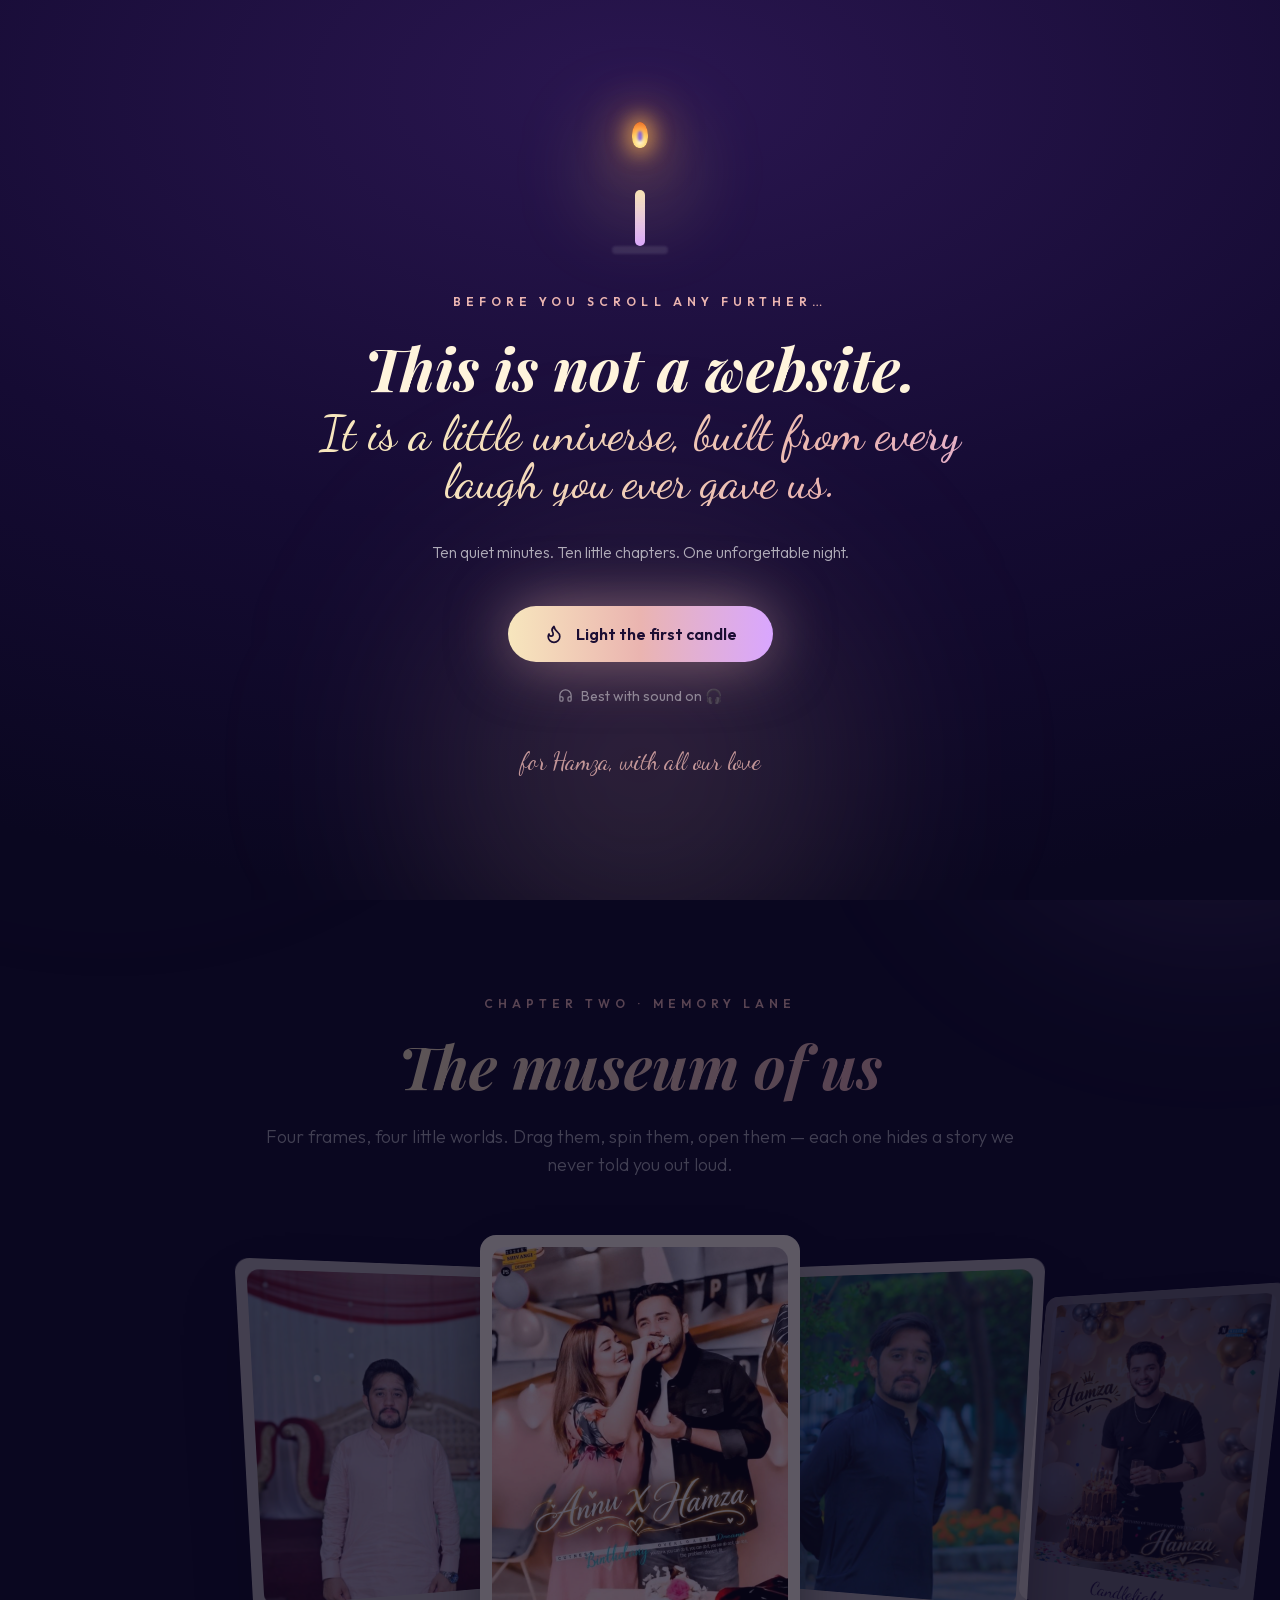
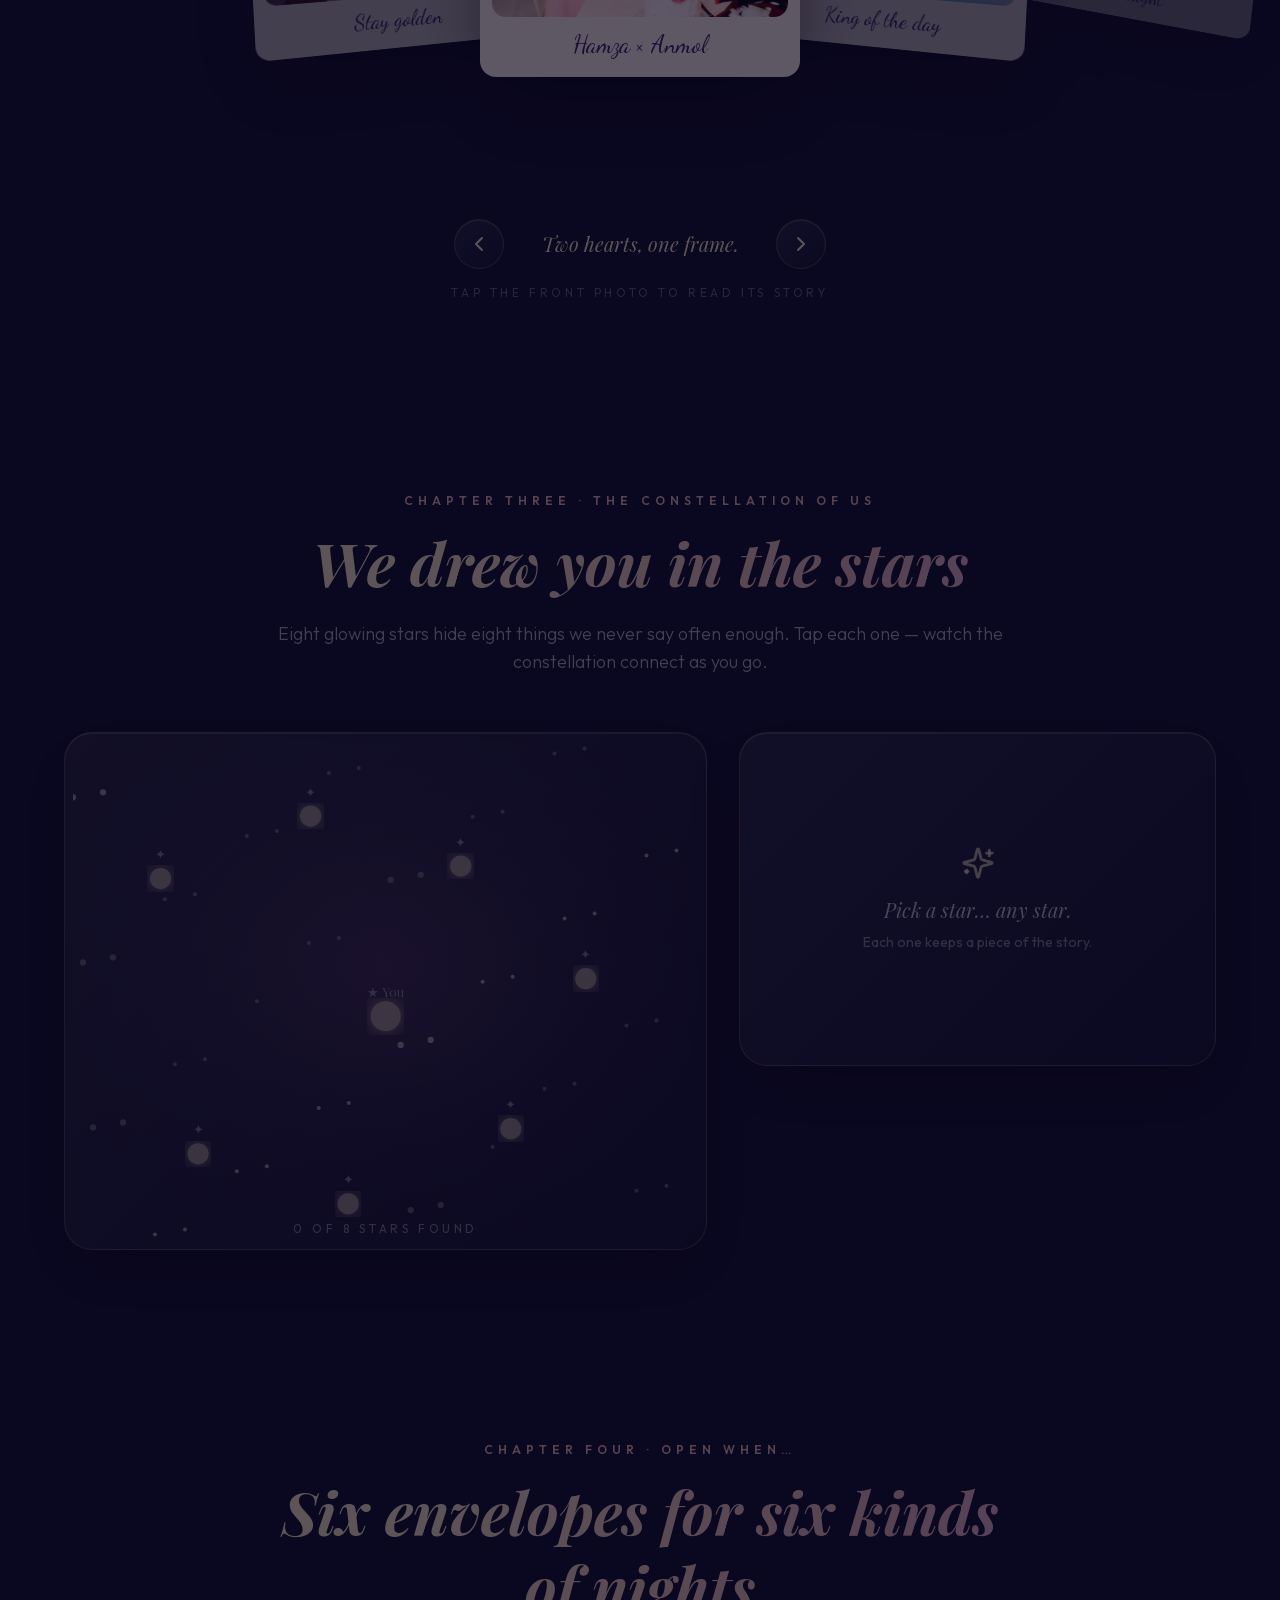
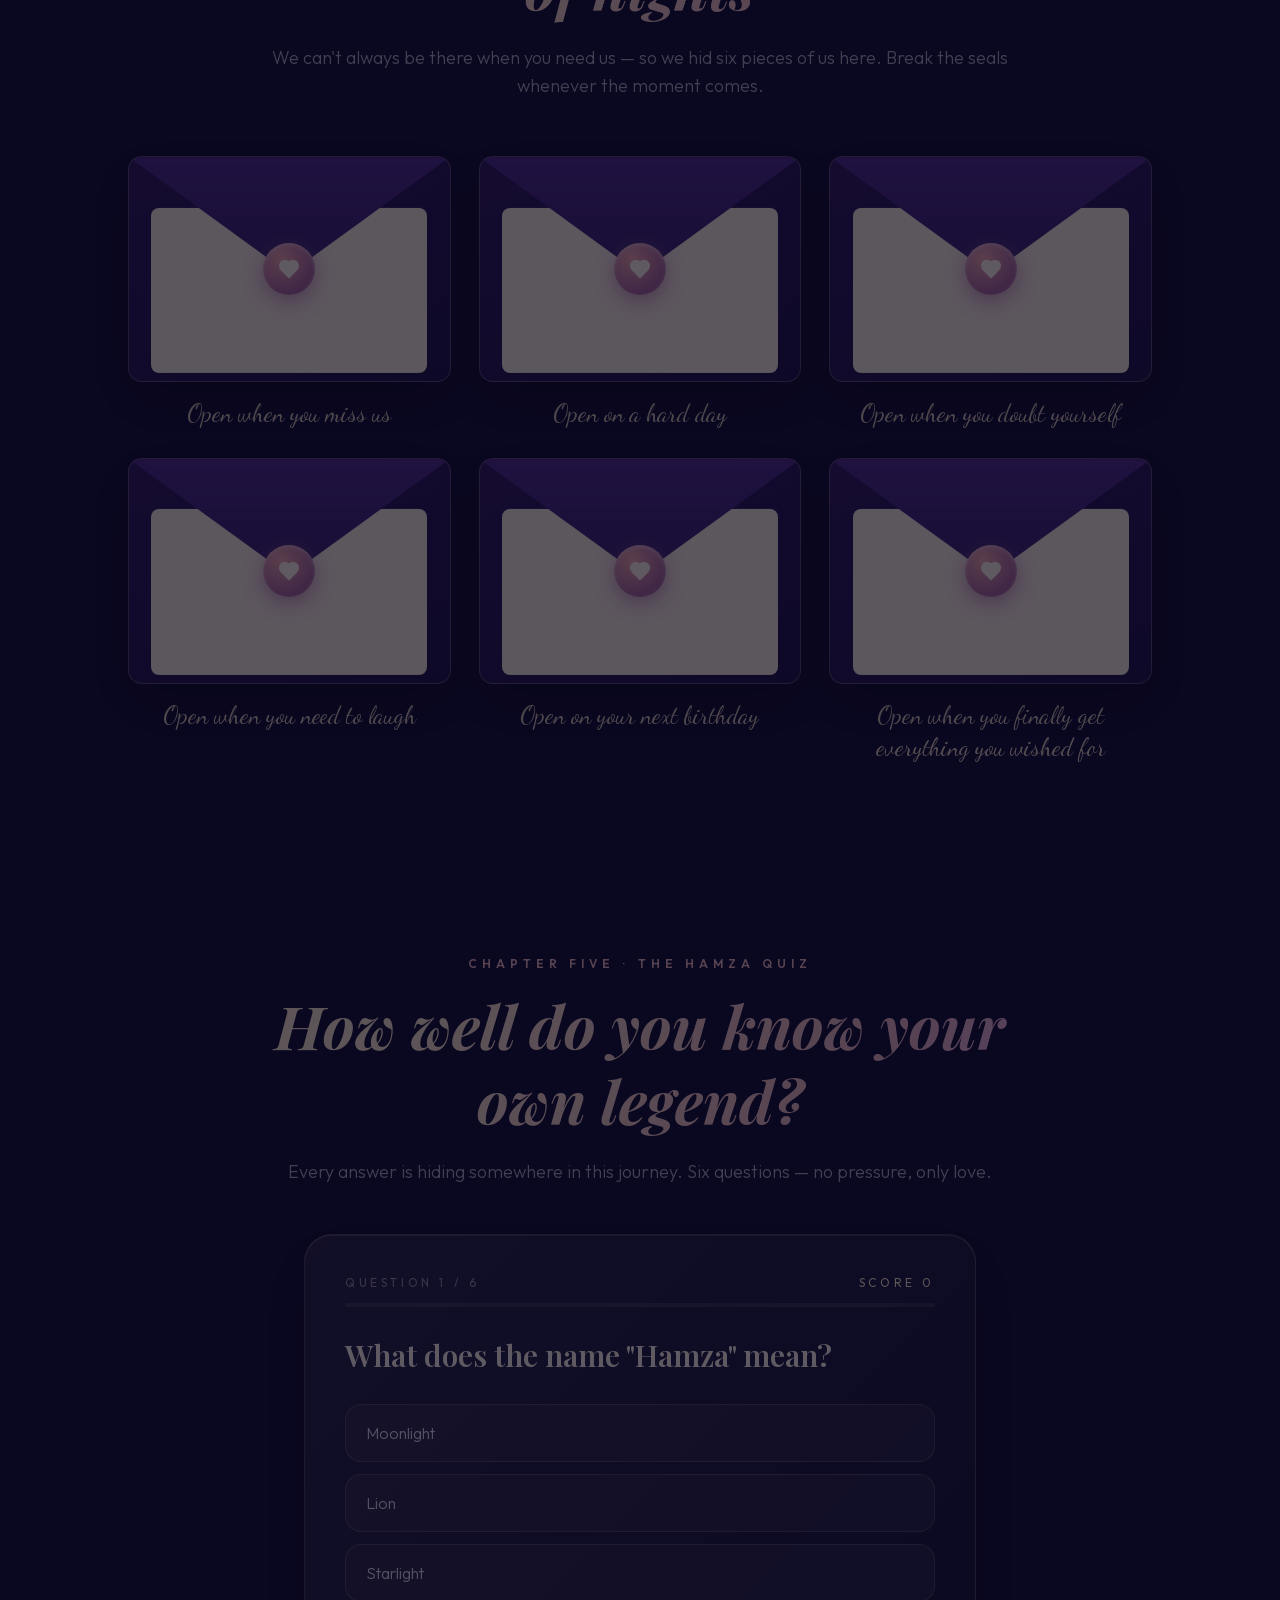
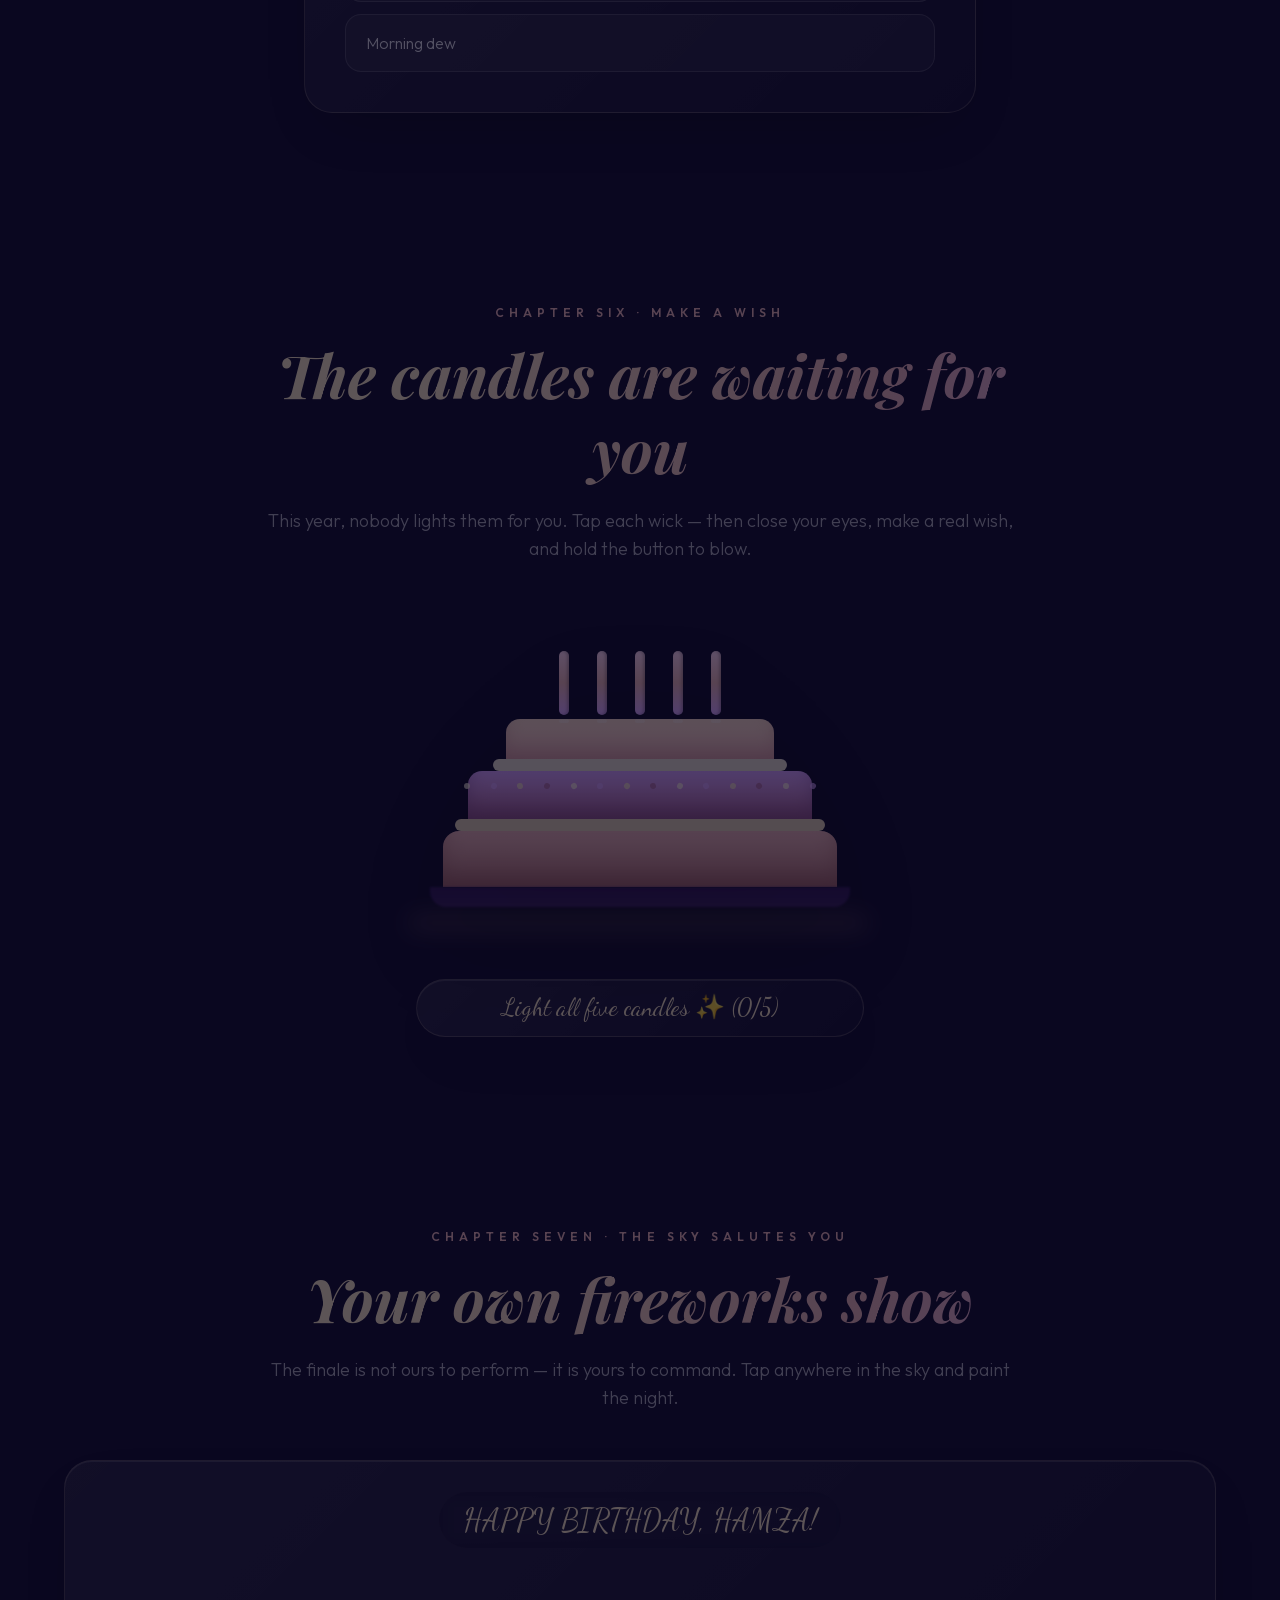
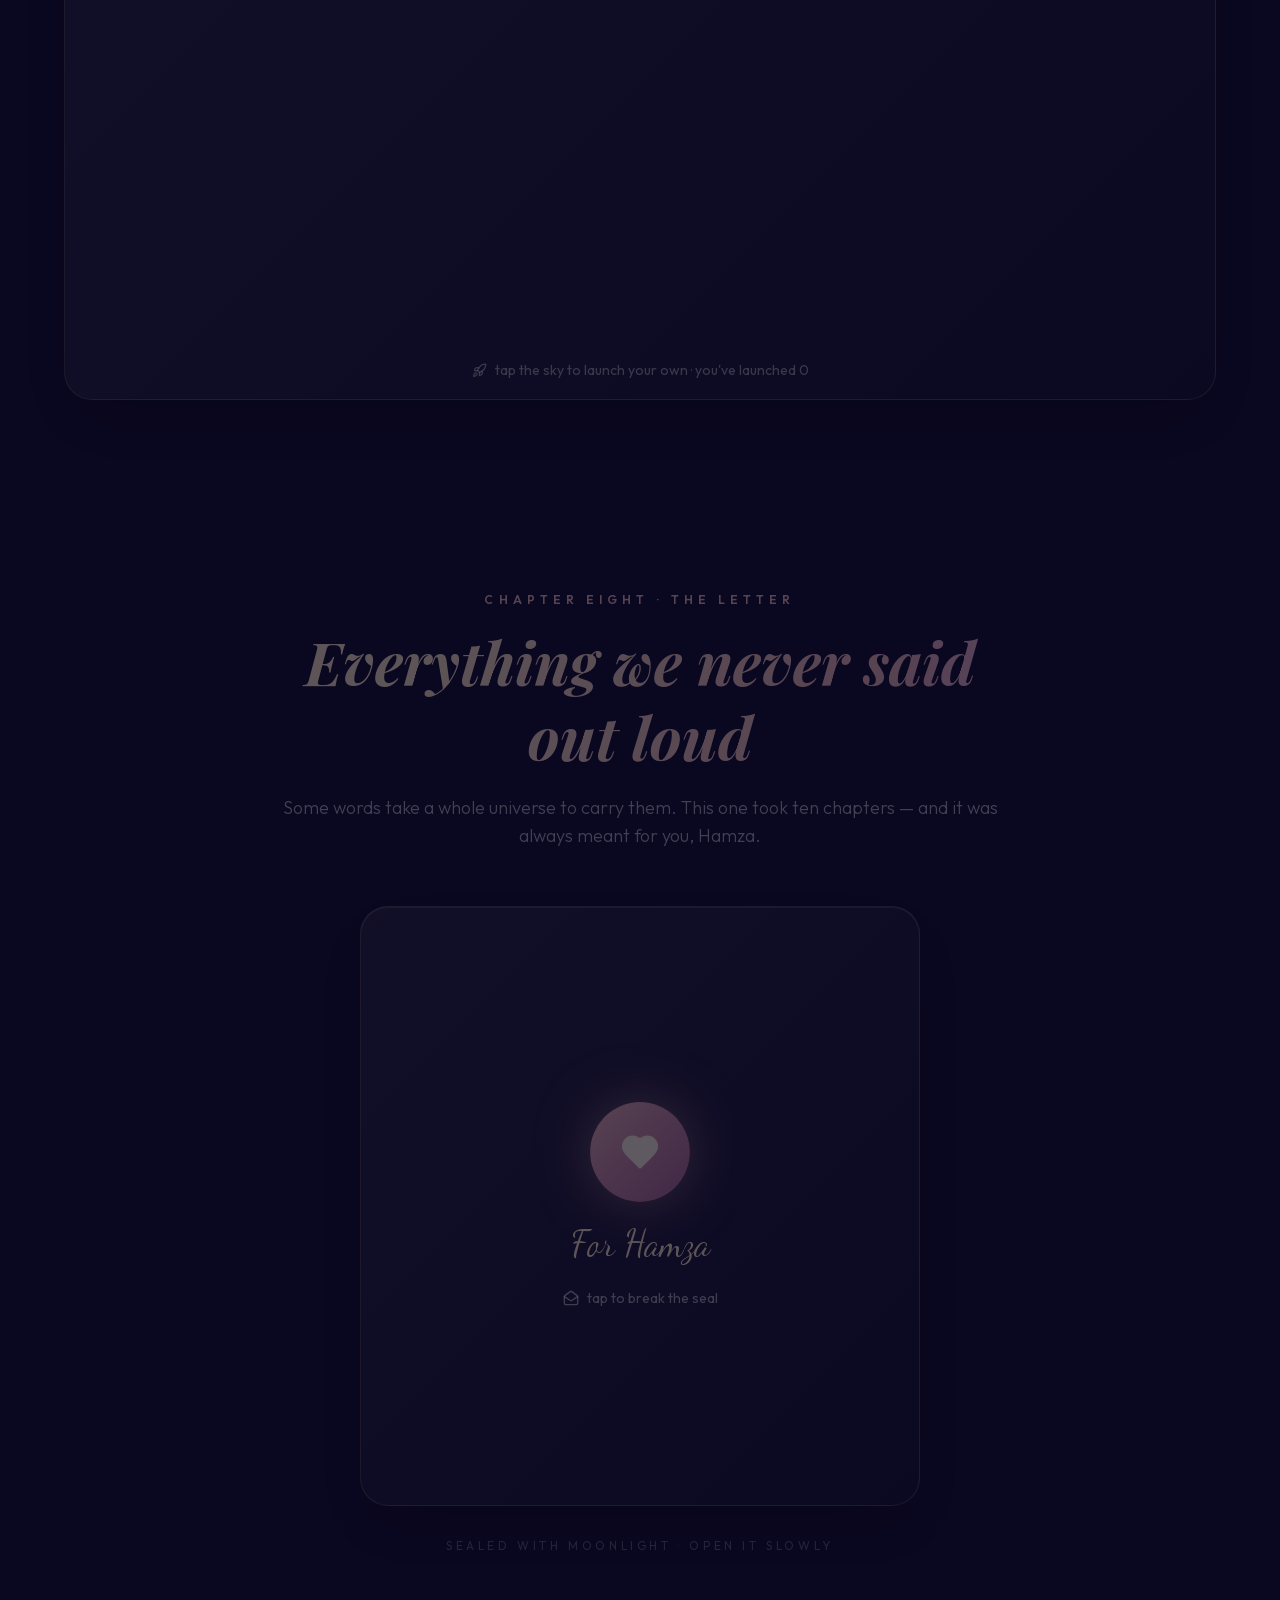
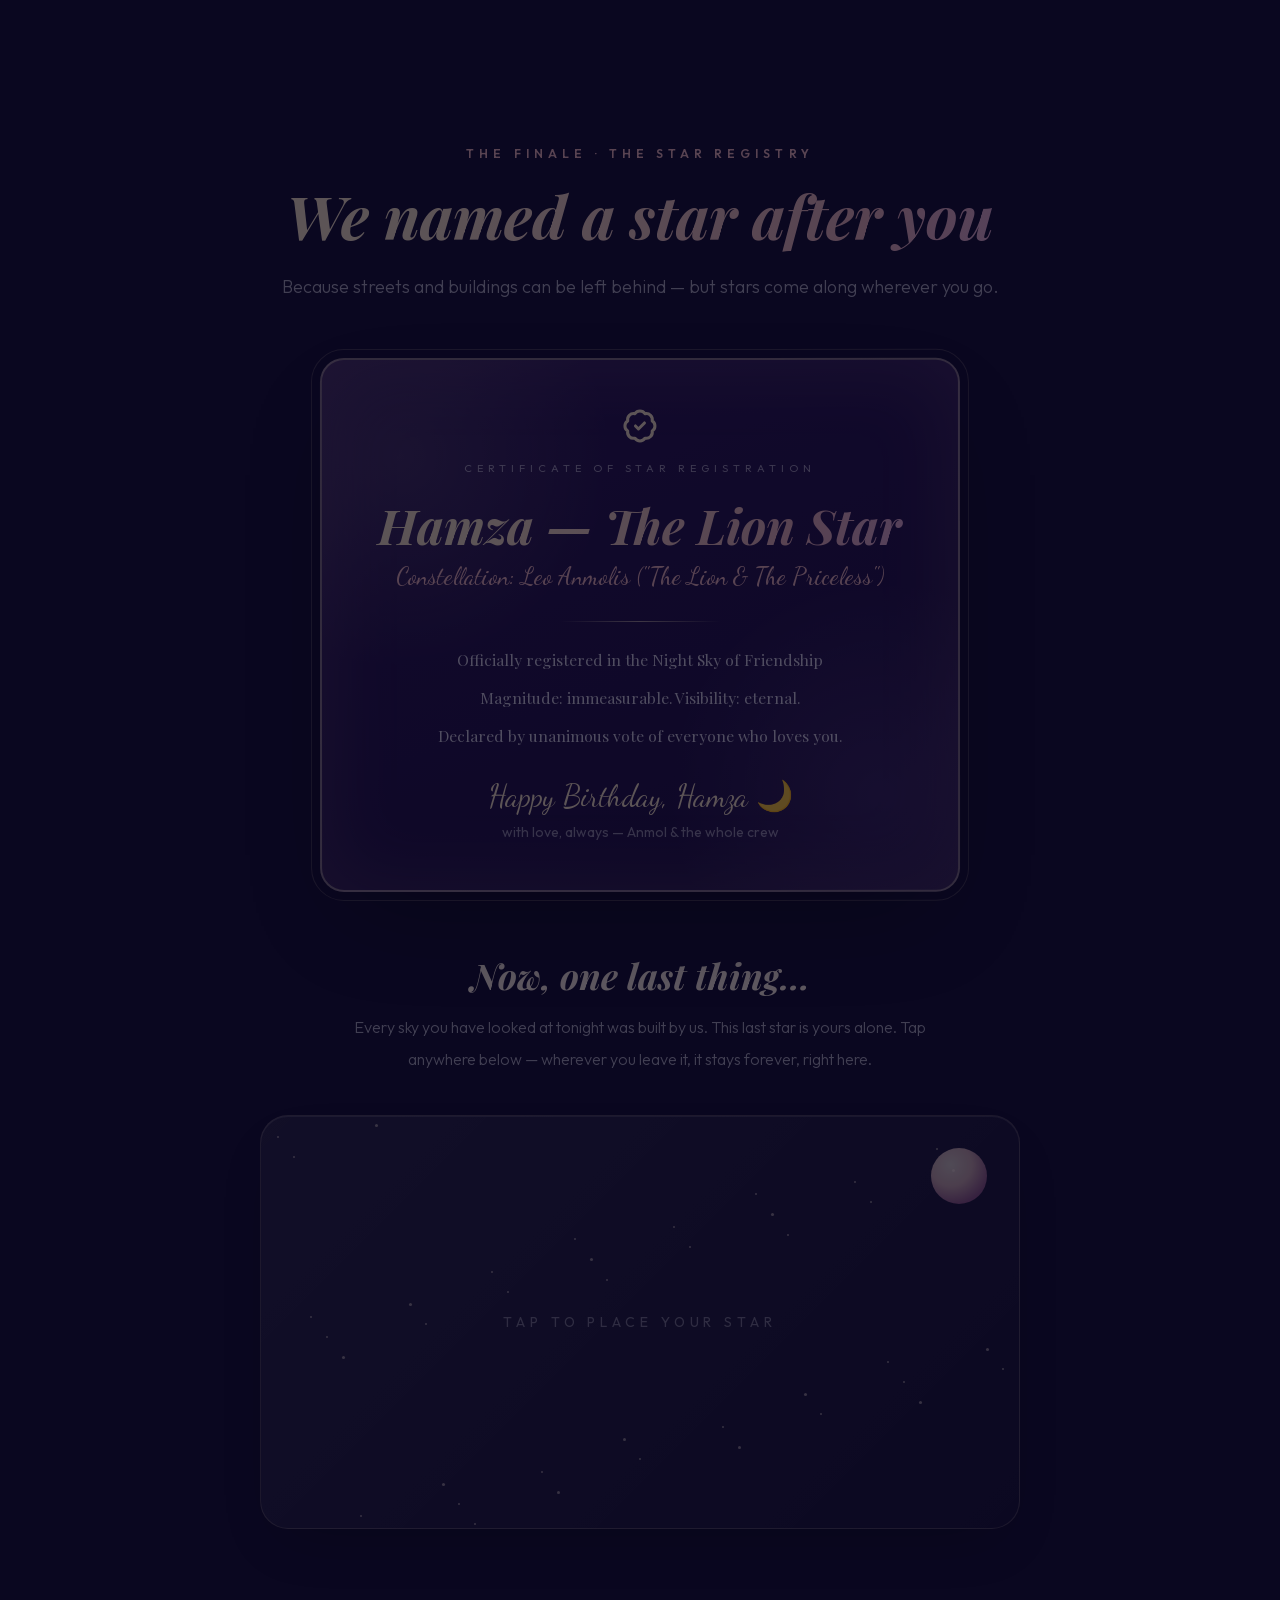
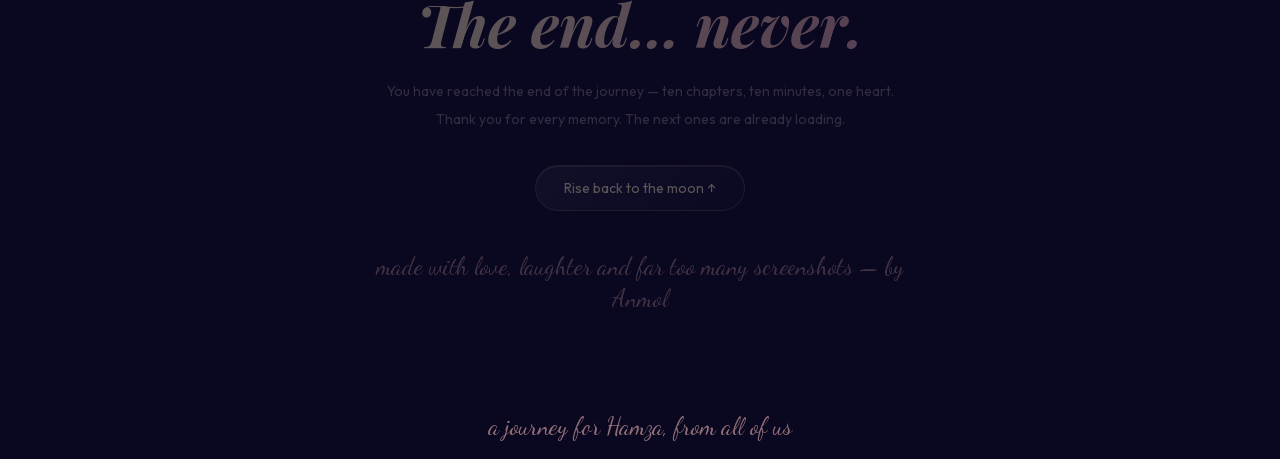
<file: index.html>
<!DOCTYPE html><html lang="en"><head><meta charSet="utf-8"/><meta name="viewport" content="width=device-width, initial-scale=1"/><link rel="preload" href="/_next/static/media/0e9d289c6eb42bf7-s.p.woff2" as="font" crossorigin="" type="font/woff2"/><link rel="preload" href="/_next/static/media/78d0dd042ac6d54d-s.p.woff2" as="font" crossorigin="" type="font/woff2"/><link rel="preload" href="/_next/static/media/7b0b24f36b1a6d0b-s.p.woff2" as="font" crossorigin="" type="font/woff2"/><link rel="preload" href="/_next/static/media/eaead17c7dbfcd5d-s.p.woff2" as="font" crossorigin="" type="font/woff2"/><link rel="stylesheet" href="/_next/static/css/4c17582fb0f82fa5.css" data-precedence="next"/><link rel="stylesheet" href="/_next/static/css/006e244c966bb7e6.css" data-precedence="next"/><link rel="preload" as="script" fetchPriority="low" href="/_next/static/chunks/webpack-ce3945ece917e277.js"/><script src="/_next/static/chunks/4bd1b696-c7408084347438ae.js" async=""></script><script src="/_next/static/chunks/794-f6a16fdde17f7dcf.js" async=""></script><script src="/_next/static/chunks/main-app-88a7671149afae52.js" async=""></script><script src="/_next/static/chunks/28-0e2bb0cafec60ff4.js" async=""></script><script src="/_next/static/chunks/app/page-ca06fbf121ccde2d.js" async=""></script><meta name="theme-color" content="#0a0720"/><title>Hamza — A Night Written in Stars</title><meta name="description" content="A cinematic birthday journey under the night sky, made with love for Hamza&#x27;s last birthday with us. Take your time — every star here is yours."/><meta property="og:title" content="Happy Birthday, Hamza 🌙"/><meta property="og:description" content="A night written in stars — your journey awaits."/><meta property="og:type" content="website"/><meta name="twitter:card" content="summary"/><meta name="twitter:title" content="Happy Birthday, Hamza 🌙"/><meta name="twitter:description" content="A night written in stars — your journey awaits."/><link rel="icon" href="data:image/svg+xml,&lt;svg xmlns=&#x27;http://www.w3.org/2000/svg&#x27; viewBox=&#x27;0 0 100 100&#x27;&gt;&lt;text y=&#x27;.9em&#x27; font-size=&#x27;90&#x27;&gt;🌙&lt;/text&gt;&lt;/svg&gt;"/><meta name="next-size-adjust" content=""/><script src="/_next/static/chunks/polyfills-42372ed130431b0a.js" noModule=""></script></head><body class="__variable_adfe6d __variable_2e7e33 __variable_89e2ab antialiased"><div hidden=""><!--$--><!--/$--></div><div class="relative min-h-screen overflow-x-hidden"><audio src="/music.mp3" loop="" preload="auto"></audio><div aria-hidden="true" class="fixed inset-0 z-0 bg-[radial-gradient(120%_80%_at_20%_0%,#3a1a62_0%,#150b33_45%,#0a0720_100%)]"><div class="absolute -left-40 top-1/4 h-[60vh] w-[60vh] rounded-full bg-[#a8648f]/10 blur-[120px]"></div><div class="absolute -right-40 bottom-0 h-[50vh] w-[50vh] rounded-full bg-[#d9a6ff]/10 blur-[120px]"></div></div><canvas class="pointer-events-none fixed inset-0 z-[1]" aria-hidden="true"></canvas><canvas class="pointer-events-none fixed inset-0 z-[2]" aria-hidden="true"></canvas><header id="moon" data-chapter="moon" class="relative flex min-h-[100svh] flex-col overflow-hidden"><div class="absolute right-[-18vw] top-[6vh] md:right-[6vw] md:top-[9vh]" aria-hidden="true"><div class="lunar"><div class="moon"></div><div class="orbit"></div></div></div><div class="relative z-10 flex min-h-[100svh] flex-col justify-end px-6 pb-10 pt-28 md:px-16"><p class="font-script text-4xl text-[#eab4b0] md:text-6xl" style="opacity:0;transform:translateY(16px)">Chapter One · The Moon Rises</p><h1 aria-label="Hamza" class="font-display text-[clamp(4.2rem,19vw,14rem)] font-bold italic leading-[.95]"><span aria-hidden="true" class="letter-char" style="color:#fff4dc;animation-delay:0s">H</span><span aria-hidden="true" class="letter-char" style="color:#f9dcc4;animation-delay:0.18s">a</span><span aria-hidden="true" class="letter-char" style="color:#f4c3b8;animation-delay:0.36s">m</span><span aria-hidden="true" class="letter-char" style="color:#eab4b0;animation-delay:0.54s">z</span><span aria-hidden="true" class="letter-char" style="color:#e2aacb;animation-delay:0.72s">a</span></h1><p class="mt-3 max-w-lg text-lg font-light leading-8 text-white/75 md:text-xl" style="opacity:0">Your name means <!-- -->a lion — strong, steadfast, lion-hearted<!-- -->. Tonight, the whole night sky roars for you.<span class="mt-1 block text-white/50">A little corner of the internet, made by <!-- -->Anmol<!-- --> — for <!-- -->10<!-- --> October.</span></p><div class="mt-8 flex flex-col gap-6 md:flex-row md:items-center"><button class="group inline-flex items-center justify-center gap-3 rounded-full bg-gradient-to-r from-[#f7e6bd] via-[#eab4b0] to-[#d9a6ff] px-8 py-4 text-base font-semibold text-[#1b0d33] shadow-[0_0_48px_rgba(234,180,176,.45)]" tabindex="0" style="opacity:0;transform:translateY(14px)"><svg xmlns="http://www.w3.org/2000/svg" width="20" height="20" viewBox="0 0 24 24" fill="none" stroke="currentColor" stroke-width="2" stroke-linecap="round" stroke-linejoin="round" class="lucide lucide-gift" aria-hidden="true"><rect x="3" y="8" width="18" height="4" rx="1"></rect><path d="M12 8v13"></path><path d="M19 12v7a2 2 0 0 1-2 2H7a2 2 0 0 1-2-2v-7"></path><path d="M7.5 8a2.5 2.5 0 0 1 0-5A4.8 8 0 0 1 12 8a4.8 8 0 0 1 4.5-5 2.5 2.5 0 0 1 0 5"></path></svg>Unbox the journey</button><div class="glass flex items-center gap-5 self-start rounded-2xl px-5 py-3 md:self-auto" style="opacity:0;transform:translateY(14px)"><span class="font-display text-lg italic text-white/50">Counting the stars…</span></div></div><div class="scroll-hint mt-10 flex items-center justify-center gap-2 text-sm text-white/40 md:justify-start" aria-hidden="true"><svg xmlns="http://www.w3.org/2000/svg" width="18" height="18" viewBox="0 0 24 24" fill="none" stroke="currentColor" stroke-width="2" stroke-linecap="round" stroke-linejoin="round" class="lucide lucide-chevron-down" aria-hidden="true"><path d="m6 9 6 6 6-6"></path></svg> scroll gently — the night is long</div></div></header><main style="opacity:0"><section id="memories" data-chapter="memories" class="relative z-10 px-6 py-24 md:px-16"><div class="mx-auto max-w-3xl text-center"><p class="text-xs font-semibold uppercase tracking-[0.42em] text-[#eab4b0]" style="opacity:0;transform:translateY(14px)">Chapter Two · Memory Lane</p><h2 class="mt-4 font-display text-4xl font-bold italic leading-tight text-shimmer md:text-6xl" style="opacity:0;transform:translateY(18px)">The museum of us</h2><p class="mt-5 text-base font-light leading-7 text-white/65 md:text-lg" style="opacity:0">Four frames, four little worlds. Drag them, spin them, open them — each one hides a story we never told you out loud.</p></div><div class="relative mx-auto mt-14 h-[min(560px,118vw)] max-w-6xl touch-pan-y" draggable="false" style="perspective:1400px;-webkit-touch-callout:none;-webkit-user-select:none;user-select:none;touch-action:pan-y"><figure class="polaroid absolute inset-x-0 mx-auto w-[min(70vw,320px)] cursor-pointer"><img src="/memories/1.jpg" alt="Hamza × Anmol" draggable="false" loading="lazy" class="aspect-[4/5] w-full rounded-xl object-cover"/><figcaption class="pt-3 text-center font-script text-2xl text-[#3a1a62]">Hamza × Anmol</figcaption></figure><figure class="polaroid absolute inset-x-0 mx-auto w-[min(70vw,320px)] cursor-pointer"><img src="/memories/2.jpg" alt="King of the day" draggable="false" loading="lazy" class="aspect-[4/5] w-full rounded-xl object-cover"/><figcaption class="pt-3 text-center font-script text-2xl text-[#3a1a62]">King of the day</figcaption></figure><figure class="polaroid absolute inset-x-0 mx-auto w-[min(70vw,320px)] cursor-pointer"><img src="/memories/3.jpg" alt="Candlelight" draggable="false" loading="lazy" class="aspect-[4/5] w-full rounded-xl object-cover"/><figcaption class="pt-3 text-center font-script text-2xl text-[#3a1a62]">Candlelight</figcaption></figure><figure class="polaroid absolute inset-x-0 mx-auto w-[min(70vw,320px)] cursor-pointer"><img src="/memories/4.jpg" alt="Stay golden" draggable="false" loading="lazy" class="aspect-[4/5] w-full rounded-xl object-cover"/><figcaption class="pt-3 text-center font-script text-2xl text-[#3a1a62]">Stay golden</figcaption></figure></div><div class="mt-6 flex items-center justify-center gap-6"><button aria-label="Previous memory" class="glass rounded-full p-3 text-[#f7e6bd]"><svg xmlns="http://www.w3.org/2000/svg" width="24" height="24" viewBox="0 0 24 24" fill="none" stroke="currentColor" stroke-width="2" stroke-linecap="round" stroke-linejoin="round" class="lucide lucide-chevron-left" aria-hidden="true"><path d="m15 18-6-6 6-6"></path></svg></button><p class="min-w-[14rem] text-center font-display text-lg italic text-[#f7e6bd] md:text-xl">Two hearts, one frame.</p><button aria-label="Next memory" class="glass rounded-full p-3 text-[#f7e6bd]"><svg xmlns="http://www.w3.org/2000/svg" width="24" height="24" viewBox="0 0 24 24" fill="none" stroke="currentColor" stroke-width="2" stroke-linecap="round" stroke-linejoin="round" class="lucide lucide-chevron-right" aria-hidden="true"><path d="m9 18 6-6-6-6"></path></svg></button></div><p class="mt-4 text-center text-xs uppercase tracking-[0.3em] text-white/35">tap the front photo to read its story</p></section><section id="constellation" data-chapter="constellation" class="relative z-10 px-6 py-24 md:px-16"><div class="mx-auto max-w-3xl text-center"><p class="text-xs font-semibold uppercase tracking-[0.42em] text-[#eab4b0]" style="opacity:0;transform:translateY(14px)">Chapter Three · The Constellation of Us</p><h2 class="mt-4 font-display text-4xl font-bold italic leading-tight text-shimmer md:text-6xl" style="opacity:0;transform:translateY(18px)">We drew you in the stars</h2><p class="mt-5 text-base font-light leading-7 text-white/65 md:text-lg" style="opacity:0">Eight glowing stars hide eight things we never say often enough. Tap each one — watch the constellation connect as you go.</p></div><div class="mx-auto mt-14 grid max-w-6xl items-start gap-8 lg:grid-cols-[1.35fr_1fr]"><div class="glass relative overflow-hidden rounded-[28px] p-2" style="opacity:0;transform:scale(0.96)"><svg viewBox="0 0 100 80" class="block w-full" role="img" aria-label="An interactive constellation of memories"><defs><radialGradient id="neb" cx="50%" cy="45%" r="65%"><stop offset="0%" stop-color="#a8648f" stop-opacity="0.22"></stop><stop offset="100%" stop-color="#150b33" stop-opacity="0"></stop></radialGradient><filter id="glow"><feGaussianBlur stdDeviation="1.4" result="b"></feGaussianBlur><feMerge><feMergeNode in="b"></feMergeNode><feMergeNode in="SourceGraphic"></feMergeNode></feMerge></filter></defs><rect width="100" height="80" fill="url(#neb)"></rect><circle cx="0" cy="9" r="0.5" fill="#fff4dc" opacity="0.55" class="twinkle" style="animation-delay:0s"></circle><circle cx="37.7" cy="32.3" r="0.32" fill="#fff4dc" opacity="0.3" class="twinkle" style="animation-delay:0.4s"></circle><circle cx="75.4" cy="55.6" r="0.32" fill="#fff4dc" opacity="0.3" class="twinkle" style="animation-delay:0.8s"></circle><circle cx="13.100000000000009" cy="78.9" r="0.32" fill="#fff4dc" opacity="0.55" class="twinkle" style="animation-delay:1.2000000000000002s"></circle><circle cx="50.80000000000001" cy="22.200000000000003" r="0.5" fill="#fff4dc" opacity="0.3" class="twinkle" style="animation-delay:1.6s"></circle><circle cx="88.5" cy="45.5" r="0.32" fill="#fff4dc" opacity="0.3" class="twinkle" style="animation-delay:2s"></circle><circle cx="26.200000000000017" cy="68.80000000000001" r="0.32" fill="#fff4dc" opacity="0.55" class="twinkle" style="animation-delay:2.4000000000000004s"></circle><circle cx="63.900000000000034" cy="12.099999999999994" r="0.32" fill="#fff4dc" opacity="0.3" class="twinkle" style="animation-delay:0s"></circle><circle cx="1.6000000000000227" cy="35.400000000000006" r="0.5" fill="#fff4dc" opacity="0.3" class="twinkle" style="animation-delay:0.4s"></circle><circle cx="39.30000000000001" cy="58.70000000000002" r="0.32" fill="#fff4dc" opacity="0.55" class="twinkle" style="animation-delay:0.8s"></circle><circle cx="77" cy="2" r="0.32" fill="#fff4dc" opacity="0.3" class="twinkle" style="animation-delay:1.2000000000000002s"></circle><circle cx="14.700000000000045" cy="25.30000000000001" r="0.32" fill="#fff4dc" opacity="0.3" class="twinkle" style="animation-delay:1.6s"></circle><circle cx="52.400000000000034" cy="48.60000000000002" r="0.5" fill="#fff4dc" opacity="0.55" class="twinkle" style="animation-delay:2s"></circle><circle cx="90.10000000000002" cy="71.90000000000003" r="0.32" fill="#fff4dc" opacity="0.3" class="twinkle" style="animation-delay:2.4000000000000004s"></circle><circle cx="27.800000000000068" cy="15.199999999999989" r="0.32" fill="#fff4dc" opacity="0.3" class="twinkle" style="animation-delay:0s"></circle><circle cx="65.5" cy="38.5" r="0.32" fill="#fff4dc" opacity="0.55" class="twinkle" style="animation-delay:0.4s"></circle><circle cx="3.2000000000000455" cy="61.80000000000001" r="0.5" fill="#fff4dc" opacity="0.3" class="twinkle" style="animation-delay:0.8s"></circle><circle cx="40.90000000000009" cy="5.100000000000023" r="0.32" fill="#fff4dc" opacity="0.3" class="twinkle" style="animation-delay:1.2000000000000002s"></circle><circle cx="78.60000000000002" cy="28.400000000000034" r="0.32" fill="#fff4dc" opacity="0.55" class="twinkle" style="animation-delay:1.6s"></circle><circle cx="16.300000000000068" cy="51.69999999999999" r="0.32" fill="#fff4dc" opacity="0.3" class="twinkle" style="animation-delay:2s"></circle><circle cx="54" cy="75" r="0.5" fill="#fff4dc" opacity="0.3" class="twinkle" style="animation-delay:2.4000000000000004s"></circle><circle cx="91.70000000000005" cy="18.30000000000001" r="0.32" fill="#fff4dc" opacity="0.55" class="twinkle" style="animation-delay:0s"></circle><circle cx="29.40000000000009" cy="41.60000000000002" r="0.32" fill="#fff4dc" opacity="0.3" class="twinkle" style="animation-delay:0.4s"></circle><circle cx="67.10000000000002" cy="64.89999999999998" r="0.32" fill="#fff4dc" opacity="0.3" class="twinkle" style="animation-delay:0.8s"></circle><circle cx="4.800000000000068" cy="8.200000000000045" r="0.5" fill="#fff4dc" opacity="0.55" class="twinkle" style="animation-delay:1.2000000000000002s"></circle><circle cx="42.500000000000114" cy="31.5" r="0.32" fill="#fff4dc" opacity="0.3" class="twinkle" style="animation-delay:1.6s"></circle><circle cx="80.20000000000005" cy="54.80000000000007" r="0.32" fill="#fff4dc" opacity="0.3" class="twinkle" style="animation-delay:2s"></circle><circle cx="17.90000000000009" cy="78.10000000000002" r="0.32" fill="#fff4dc" opacity="0.55" class="twinkle" style="animation-delay:2.4000000000000004s"></circle><circle cx="55.600000000000136" cy="21.399999999999977" r="0.5" fill="#fff4dc" opacity="0.3" class="twinkle" style="animation-delay:0s"></circle><circle cx="93.30000000000018" cy="44.700000000000045" r="0.32" fill="#fff4dc" opacity="0.3" class="twinkle" style="animation-delay:0.4s"></circle><circle cx="31" cy="68" r="0.32" fill="#fff4dc" opacity="0.55" class="twinkle" style="animation-delay:0.8s"></circle><circle cx="68.70000000000005" cy="11.300000000000068" r="0.32" fill="#fff4dc" opacity="0.3" class="twinkle" style="animation-delay:1.2000000000000002s"></circle><circle cx="6.400000000000091" cy="34.60000000000002" r="0.5" fill="#fff4dc" opacity="0.3" class="twinkle" style="animation-delay:1.6s"></circle><circle cx="44.100000000000136" cy="57.89999999999998" r="0.32" fill="#fff4dc" opacity="0.55" class="twinkle" style="animation-delay:2s"></circle><circle cx="81.80000000000018" cy="1.2000000000000455" r="0.32" fill="#fff4dc" opacity="0.3" class="twinkle" style="animation-delay:2.4000000000000004s"></circle><circle cx="19.5" cy="24.5" r="0.32" fill="#fff4dc" opacity="0.3" class="twinkle" style="animation-delay:0s"></circle><circle cx="57.200000000000045" cy="47.80000000000007" r="0.5" fill="#fff4dc" opacity="0.55" class="twinkle" style="animation-delay:0.4s"></circle><circle cx="94.90000000000009" cy="71.10000000000002" r="0.32" fill="#fff4dc" opacity="0.3" class="twinkle" style="animation-delay:0.8s"></circle><circle cx="32.600000000000136" cy="14.399999999999977" r="0.32" fill="#fff4dc" opacity="0.3" class="twinkle" style="animation-delay:1.2000000000000002s"></circle><circle cx="70.30000000000018" cy="37.700000000000045" r="0.32" fill="#fff4dc" opacity="0.55" class="twinkle" style="animation-delay:1.6s"></circle><circle cx="8" cy="61" r="0.5" fill="#fff4dc" opacity="0.3" class="twinkle" style="animation-delay:2s"></circle><circle cx="45.700000000000045" cy="4.300000000000068" r="0.32" fill="#fff4dc" opacity="0.3" class="twinkle" style="animation-delay:2.4000000000000004s"></circle><circle cx="83.40000000000009" cy="27.600000000000023" r="0.32" fill="#fff4dc" opacity="0.55" class="twinkle" style="animation-delay:0s"></circle><circle cx="21.100000000000136" cy="50.89999999999998" r="0.32" fill="#fff4dc" opacity="0.3" class="twinkle" style="animation-delay:0.4s"></circle><circle cx="58.80000000000018" cy="74.20000000000005" r="0.5" fill="#fff4dc" opacity="0.3" class="twinkle" style="animation-delay:0.8s"></circle><circle cx="96.50000000000023" cy="17.5" r="0.32" fill="#fff4dc" opacity="0.55" class="twinkle" style="animation-delay:1.2000000000000002s"></circle><g class="star-node" role="button" aria-label="Star: The First Hello" tabindex="0"><circle cx="14" cy="22" r="4.6" fill="transparent"></circle><circle class="core" cx="14" cy="22" r="1.7" fill="#f7e6bd" opacity="0.55" filter="url(#glow)"></circle><text x="14" y="18.9" text-anchor="middle" font-size="2.1" fill="#ffffff" opacity="0.4" class="font-display">✦</text></g><g class="star-node" role="button" aria-label="Star: The Laugh" tabindex="0"><circle cx="38" cy="12" r="4.6" fill="transparent"></circle><circle class="core" cx="38" cy="12" r="1.7" fill="#f7e6bd" opacity="0.55" filter="url(#glow)"></circle><text x="38" y="8.9" text-anchor="middle" font-size="2.1" fill="#ffffff" opacity="0.4" class="font-display">✦</text></g><g class="star-node" role="button" aria-label="Star: The Secret Keeper" tabindex="0"><circle cx="62" cy="20" r="4.6" fill="transparent"></circle><circle class="core" cx="62" cy="20" r="1.7" fill="#f7e6bd" opacity="0.55" filter="url(#glow)"></circle><text x="62" y="16.9" text-anchor="middle" font-size="2.1" fill="#ffffff" opacity="0.4" class="font-display">✦</text></g><g class="star-node" role="button" aria-label="Star: The Comebacks" tabindex="0"><circle cx="82" cy="38" r="4.6" fill="transparent"></circle><circle class="core" cx="82" cy="38" r="1.7" fill="#f7e6bd" opacity="0.55" filter="url(#glow)"></circle><text x="82" y="34.9" text-anchor="middle" font-size="2.1" fill="#ffffff" opacity="0.4" class="font-display">✦</text></g><g class="star-node" role="button" aria-label="Star: The Ordinary Days" tabindex="0"><circle cx="70" cy="62" r="4.6" fill="transparent"></circle><circle class="core" cx="70" cy="62" r="1.7" fill="#f7e6bd" opacity="0.55" filter="url(#glow)"></circle><text x="70" y="58.9" text-anchor="middle" font-size="2.1" fill="#ffffff" opacity="0.4" class="font-display">✦</text></g><g class="star-node" role="button" aria-label="Star: The Hard Nights" tabindex="0"><circle cx="44" cy="74" r="4.6" fill="transparent"></circle><circle class="core" cx="44" cy="74" r="1.7" fill="#f7e6bd" opacity="0.55" filter="url(#glow)"></circle><text x="44" y="70.9" text-anchor="middle" font-size="2.1" fill="#ffffff" opacity="0.4" class="font-display">✦</text></g><g class="star-node" role="button" aria-label="Star: The Farewell That Isn&#x27;t" tabindex="0"><circle cx="20" cy="66" r="4.6" fill="transparent"></circle><circle class="core" cx="20" cy="66" r="1.7" fill="#f7e6bd" opacity="0.55" filter="url(#glow)"></circle><text x="20" y="62.9" text-anchor="middle" font-size="2.1" fill="#ffffff" opacity="0.4" class="font-display">✦</text></g><g class="star-node" role="button" aria-label="Star: ★ The You Star" tabindex="0"><circle cx="50" cy="44" r="4.6" fill="transparent"></circle><circle class="core" cx="50" cy="44" r="2.4" fill="#f7e6bd" opacity="0.55" filter="url(#glow)"></circle><text x="50" y="40.9" text-anchor="middle" font-size="2.1" fill="#ffffff" opacity="0.4" class="font-display">★ You</text></g></svg><div class="absolute bottom-3 left-0 right-0 text-center text-xs uppercase tracking-[0.3em] text-white/45">0 of 8 stars found</div></div><div class="glass relative min-h-[300px] rounded-[28px] p-7 md:p-9"><div class="flex h-full min-h-[260px] flex-col items-center justify-center text-center" style="opacity:0"><svg xmlns="http://www.w3.org/2000/svg" width="34" height="34" viewBox="0 0 24 24" fill="none" stroke="currentColor" stroke-width="2" stroke-linecap="round" stroke-linejoin="round" class="lucide lucide-sparkles mb-4 text-[#f7e6bd]/70" aria-hidden="true"><path d="M9.937 15.5A2 2 0 0 0 8.5 14.063l-6.135-1.582a.5.5 0 0 1 0-.962L8.5 9.936A2 2 0 0 0 9.937 8.5l1.582-6.135a.5.5 0 0 1 .963 0L14.063 8.5A2 2 0 0 0 15.5 9.937l6.135 1.581a.5.5 0 0 1 0 .964L15.5 14.063a2 2 0 0 0-1.437 1.437l-1.582 6.135a.5.5 0 0 1-.963 0z"></path><path d="M20 3v4"></path><path d="M22 5h-4"></path><path d="M4 17v2"></path><path d="M5 18H3"></path></svg><p class="font-display text-xl italic text-white/70">Pick a star… any star.</p><p class="mt-2 text-sm text-white/45">Each one keeps a piece of the story.</p></div></div></div></section><section id="letters" data-chapter="letters" class="relative z-10 px-6 py-24 md:px-16"><div class="mx-auto max-w-3xl text-center"><p class="text-xs font-semibold uppercase tracking-[0.42em] text-[#eab4b0]" style="opacity:0;transform:translateY(14px)">Chapter Four · Open When…</p><h2 class="mt-4 font-display text-4xl font-bold italic leading-tight text-shimmer md:text-6xl" style="opacity:0;transform:translateY(18px)">Six envelopes for six kinds of nights</h2><p class="mt-5 text-base font-light leading-7 text-white/65 md:text-lg" style="opacity:0">We can&#x27;t always be there when you need us — so we hid six pieces of us here. Break the seals whenever the moment comes.</p></div><div class="mx-auto mt-14 grid max-w-5xl grid-cols-1 gap-7 sm:grid-cols-2 lg:grid-cols-3"><div style="opacity:0;transform:translateY(26px)"><button aria-label="Open envelope: Open when you miss us" class="block w-full text-left"><div class="envelope "><div class="flap"></div><div class="absolute inset-x-[7%] bottom-[8%] top-[18%] rounded-md bg-[#f6ead2] transition-transform duration-500" style="transform:translateY(6%)"></div><div class="absolute inset-0 z-[3] grid place-items-center"><div class="wax-seal transition-all duration-500 "><svg xmlns="http://www.w3.org/2000/svg" width="22" height="22" viewBox="0 0 24 24" fill="#fff4dc" stroke="#fff4dc" stroke-width="2" stroke-linecap="round" stroke-linejoin="round" class="lucide lucide-heart" aria-hidden="true"><path d="M19 14c1.49-1.46 3-3.21 3-5.5A5.5 5.5 0 0 0 16.5 3c-1.76 0-3 .5-4.5 2-1.5-1.5-2.74-2-4.5-2A5.5 5.5 0 0 0 2 8.5c0 2.3 1.5 4.05 3 5.5l7 7Z"></path></svg></div></div></div><p class="mt-4 text-center font-script text-2xl text-[#f7e6bd]/90">Open when you miss us</p></button></div><div style="opacity:0;transform:translateY(26px)"><button aria-label="Open envelope: Open on a hard day" class="block w-full text-left"><div class="envelope "><div class="flap"></div><div class="absolute inset-x-[7%] bottom-[8%] top-[18%] rounded-md bg-[#f6ead2] transition-transform duration-500" style="transform:translateY(6%)"></div><div class="absolute inset-0 z-[3] grid place-items-center"><div class="wax-seal transition-all duration-500 "><svg xmlns="http://www.w3.org/2000/svg" width="22" height="22" viewBox="0 0 24 24" fill="#fff4dc" stroke="#fff4dc" stroke-width="2" stroke-linecap="round" stroke-linejoin="round" class="lucide lucide-heart" aria-hidden="true"><path d="M19 14c1.49-1.46 3-3.21 3-5.5A5.5 5.5 0 0 0 16.5 3c-1.76 0-3 .5-4.5 2-1.5-1.5-2.74-2-4.5-2A5.5 5.5 0 0 0 2 8.5c0 2.3 1.5 4.05 3 5.5l7 7Z"></path></svg></div></div></div><p class="mt-4 text-center font-script text-2xl text-[#f7e6bd]/90">Open on a hard day</p></button></div><div style="opacity:0;transform:translateY(26px)"><button aria-label="Open envelope: Open when you doubt yourself" class="block w-full text-left"><div class="envelope "><div class="flap"></div><div class="absolute inset-x-[7%] bottom-[8%] top-[18%] rounded-md bg-[#f6ead2] transition-transform duration-500" style="transform:translateY(6%)"></div><div class="absolute inset-0 z-[3] grid place-items-center"><div class="wax-seal transition-all duration-500 "><svg xmlns="http://www.w3.org/2000/svg" width="22" height="22" viewBox="0 0 24 24" fill="#fff4dc" stroke="#fff4dc" stroke-width="2" stroke-linecap="round" stroke-linejoin="round" class="lucide lucide-heart" aria-hidden="true"><path d="M19 14c1.49-1.46 3-3.21 3-5.5A5.5 5.5 0 0 0 16.5 3c-1.76 0-3 .5-4.5 2-1.5-1.5-2.74-2-4.5-2A5.5 5.5 0 0 0 2 8.5c0 2.3 1.5 4.05 3 5.5l7 7Z"></path></svg></div></div></div><p class="mt-4 text-center font-script text-2xl text-[#f7e6bd]/90">Open when you doubt yourself</p></button></div><div style="opacity:0;transform:translateY(26px)"><button aria-label="Open envelope: Open when you need to laugh" class="block w-full text-left"><div class="envelope "><div class="flap"></div><div class="absolute inset-x-[7%] bottom-[8%] top-[18%] rounded-md bg-[#f6ead2] transition-transform duration-500" style="transform:translateY(6%)"></div><div class="absolute inset-0 z-[3] grid place-items-center"><div class="wax-seal transition-all duration-500 "><svg xmlns="http://www.w3.org/2000/svg" width="22" height="22" viewBox="0 0 24 24" fill="#fff4dc" stroke="#fff4dc" stroke-width="2" stroke-linecap="round" stroke-linejoin="round" class="lucide lucide-heart" aria-hidden="true"><path d="M19 14c1.49-1.46 3-3.21 3-5.5A5.5 5.5 0 0 0 16.5 3c-1.76 0-3 .5-4.5 2-1.5-1.5-2.74-2-4.5-2A5.5 5.5 0 0 0 2 8.5c0 2.3 1.5 4.05 3 5.5l7 7Z"></path></svg></div></div></div><p class="mt-4 text-center font-script text-2xl text-[#f7e6bd]/90">Open when you need to laugh</p></button></div><div style="opacity:0;transform:translateY(26px)"><button aria-label="Open envelope: Open on your next birthday" class="block w-full text-left"><div class="envelope "><div class="flap"></div><div class="absolute inset-x-[7%] bottom-[8%] top-[18%] rounded-md bg-[#f6ead2] transition-transform duration-500" style="transform:translateY(6%)"></div><div class="absolute inset-0 z-[3] grid place-items-center"><div class="wax-seal transition-all duration-500 "><svg xmlns="http://www.w3.org/2000/svg" width="22" height="22" viewBox="0 0 24 24" fill="#fff4dc" stroke="#fff4dc" stroke-width="2" stroke-linecap="round" stroke-linejoin="round" class="lucide lucide-heart" aria-hidden="true"><path d="M19 14c1.49-1.46 3-3.21 3-5.5A5.5 5.5 0 0 0 16.5 3c-1.76 0-3 .5-4.5 2-1.5-1.5-2.74-2-4.5-2A5.5 5.5 0 0 0 2 8.5c0 2.3 1.5 4.05 3 5.5l7 7Z"></path></svg></div></div></div><p class="mt-4 text-center font-script text-2xl text-[#f7e6bd]/90">Open on your next birthday</p></button></div><div style="opacity:0;transform:translateY(26px)"><button aria-label="Open envelope: Open when you finally get everything you wished for" class="block w-full text-left"><div class="envelope "><div class="flap"></div><div class="absolute inset-x-[7%] bottom-[8%] top-[18%] rounded-md bg-[#f6ead2] transition-transform duration-500" style="transform:translateY(6%)"></div><div class="absolute inset-0 z-[3] grid place-items-center"><div class="wax-seal transition-all duration-500 "><svg xmlns="http://www.w3.org/2000/svg" width="22" height="22" viewBox="0 0 24 24" fill="#fff4dc" stroke="#fff4dc" stroke-width="2" stroke-linecap="round" stroke-linejoin="round" class="lucide lucide-heart" aria-hidden="true"><path d="M19 14c1.49-1.46 3-3.21 3-5.5A5.5 5.5 0 0 0 16.5 3c-1.76 0-3 .5-4.5 2-1.5-1.5-2.74-2-4.5-2A5.5 5.5 0 0 0 2 8.5c0 2.3 1.5 4.05 3 5.5l7 7Z"></path></svg></div></div></div><p class="mt-4 text-center font-script text-2xl text-[#f7e6bd]/90">Open when you finally get everything you wished for</p></button></div></div></section><section id="quiz" data-chapter="quiz" class="relative z-10 px-6 py-24 md:px-16"><div class="mx-auto max-w-3xl text-center"><p class="text-xs font-semibold uppercase tracking-[0.42em] text-[#eab4b0]" style="opacity:0;transform:translateY(14px)">Chapter Five · The Hamza Quiz</p><h2 class="mt-4 font-display text-4xl font-bold italic leading-tight text-shimmer md:text-6xl" style="opacity:0;transform:translateY(18px)">How well do you know your own legend?</h2><p class="mt-5 text-base font-light leading-7 text-white/65 md:text-lg" style="opacity:0">Every answer is hiding somewhere in this journey. Six questions — no pressure, only love.</p></div><div class="mx-auto mt-12 max-w-2xl"><div class="glass rounded-[28px] p-7 md:p-10" style="opacity:0;transform:translateX(40px)"><div class="flex items-center justify-between text-xs uppercase tracking-[0.3em] text-white/50"><span>question <!-- -->1<!-- --> / <!-- -->6</span><span class="text-[#f7e6bd]">score <!-- -->0</span></div><div class="mt-3 h-1 overflow-hidden rounded-full bg-white/10"><div class="h-full bg-gradient-to-r from-[#eab4b0] to-[#d9a6ff]"></div></div><h3 class="mt-7 font-display text-2xl font-semibold leading-snug text-[#fff4dc] md:text-3xl">What does the name &quot;Hamza&quot; mean?</h3><div class="mt-7 grid gap-3"><button class="flex items-center justify-between rounded-2xl border px-5 py-4 text-left font-light transition-all duration-300
                        
                        
                        border-white/15 bg-white/5 text-white/85 hover:border-[#eab4b0]/60 hover:bg-white/10"><span>Moonlight</span></button><button class="flex items-center justify-between rounded-2xl border px-5 py-4 text-left font-light transition-all duration-300
                        
                        
                        border-white/15 bg-white/5 text-white/85 hover:border-[#eab4b0]/60 hover:bg-white/10"><span>Lion</span></button><button class="flex items-center justify-between rounded-2xl border px-5 py-4 text-left font-light transition-all duration-300
                        
                        
                        border-white/15 bg-white/5 text-white/85 hover:border-[#eab4b0]/60 hover:bg-white/10"><span>Starlight</span></button><button class="flex items-center justify-between rounded-2xl border px-5 py-4 text-left font-light transition-all duration-300
                        
                        
                        border-white/15 bg-white/5 text-white/85 hover:border-[#eab4b0]/60 hover:bg-white/10"><span>Morning dew</span></button></div></div></div></section><section id="cake" data-chapter="cake" class="relative z-10 px-6 py-24 md:px-16"><div class="mx-auto max-w-3xl text-center"><p class="text-xs font-semibold uppercase tracking-[0.42em] text-[#eab4b0]" style="opacity:0;transform:translateY(14px)">Chapter Six · Make a Wish</p><h2 class="mt-4 font-display text-4xl font-bold italic leading-tight text-shimmer md:text-6xl" style="opacity:0;transform:translateY(18px)">The candles are waiting for you</h2><p class="mt-5 text-base font-light leading-7 text-white/65 md:text-lg" style="opacity:0">This year, nobody lights them for you. Tap each wick — then close your eyes, make a real wish, and hold the button to blow.</p></div><div class="cake-scene mx-auto mt-16 w-[min(88vw,420px)]" style="opacity:0;transform:translateY(40px)"><div class="relative z-10 mx-auto flex h-24 items-end justify-center gap-7"><button aria-label="Light candle 1" class="group relative flex flex-col items-center"><span class="relative h-7 w-2" aria-hidden="true"></span><span class="h-16 w-2.5 rounded-sm bg-gradient-to-b from-[#ffd9f0] via-[#eab4b0] to-[#d9a6ff] shadow-[inset_-2px_0_3px_rgba(0,0,0,.25)]" aria-hidden="true"></span><span class="mt-1 h-1 w-2.5 rounded-full transition-colors bg-white/25" aria-hidden="true"></span><span class="absolute -bottom-7 whitespace-nowrap font-script text-lg text-[#f7e6bd]/80 opacity-0 transition-opacity group-hover:opacity-100">tap me</span></button><button aria-label="Light candle 2" class="group relative flex flex-col items-center"><span class="relative h-7 w-2" aria-hidden="true"></span><span class="h-16 w-2.5 rounded-sm bg-gradient-to-b from-[#ffd9f0] via-[#eab4b0] to-[#d9a6ff] shadow-[inset_-2px_0_3px_rgba(0,0,0,.25)]" aria-hidden="true"></span><span class="mt-1 h-1 w-2.5 rounded-full transition-colors bg-white/25" aria-hidden="true"></span><span class="absolute -bottom-7 whitespace-nowrap font-script text-lg text-[#f7e6bd]/80 opacity-0 transition-opacity group-hover:opacity-100">tap me</span></button><button aria-label="Light candle 3" class="group relative flex flex-col items-center"><span class="relative h-7 w-2" aria-hidden="true"></span><span class="h-16 w-2.5 rounded-sm bg-gradient-to-b from-[#ffd9f0] via-[#eab4b0] to-[#d9a6ff] shadow-[inset_-2px_0_3px_rgba(0,0,0,.25)]" aria-hidden="true"></span><span class="mt-1 h-1 w-2.5 rounded-full transition-colors bg-white/25" aria-hidden="true"></span><span class="absolute -bottom-7 whitespace-nowrap font-script text-lg text-[#f7e6bd]/80 opacity-0 transition-opacity group-hover:opacity-100">tap me</span></button><button aria-label="Light candle 4" class="group relative flex flex-col items-center"><span class="relative h-7 w-2" aria-hidden="true"></span><span class="h-16 w-2.5 rounded-sm bg-gradient-to-b from-[#ffd9f0] via-[#eab4b0] to-[#d9a6ff] shadow-[inset_-2px_0_3px_rgba(0,0,0,.25)]" aria-hidden="true"></span><span class="mt-1 h-1 w-2.5 rounded-full transition-colors bg-white/25" aria-hidden="true"></span><span class="absolute -bottom-7 whitespace-nowrap font-script text-lg text-[#f7e6bd]/80 opacity-0 transition-opacity group-hover:opacity-100">tap me</span></button><button aria-label="Light candle 5" class="group relative flex flex-col items-center"><span class="relative h-7 w-2" aria-hidden="true"></span><span class="h-16 w-2.5 rounded-sm bg-gradient-to-b from-[#ffd9f0] via-[#eab4b0] to-[#d9a6ff] shadow-[inset_-2px_0_3px_rgba(0,0,0,.25)]" aria-hidden="true"></span><span class="mt-1 h-1 w-2.5 rounded-full transition-colors bg-white/25" aria-hidden="true"></span><span class="absolute -bottom-7 whitespace-nowrap font-script text-lg text-[#f7e6bd]/80 opacity-0 transition-opacity group-hover:opacity-100">tap me</span></button></div><div class="relative mx-auto -mt-1"><div class="mx-auto h-10 w-[64%] rounded-t-xl bg-gradient-to-b from-[#f9dcc4] to-[#eab4b0] shadow-[inset_0_-8px_16px_rgba(150,80,80,.25)]"></div><div class="mx-auto h-3 w-[70%] rounded-full bg-[#fff4dc]/90"></div><div class="mx-auto h-12 w-[82%] rounded-t-xl bg-gradient-to-b from-[#d9a6ff] to-[#a8648f] shadow-[inset_0_-10px_18px_rgba(90,40,110,.35)]"></div><div class="mx-auto h-3 w-[88%] rounded-full bg-[#f7e6bd]/90"></div><div class="mx-auto h-14 w-[94%] rounded-t-2xl bg-gradient-to-b from-[#eab4b0] to-[#b07370] shadow-[inset_0_-12px_20px_rgba(120,60,60,.35)]"></div><div class="mx-auto h-5 w-full rounded-b-2xl bg-[#3a1a62]/70 blur-[1px]"></div><div aria-hidden="true" class="pointer-events-none absolute inset-x-6 top-16 flex justify-around opacity-70"><span class="block h-1.5 w-1.5 rounded-full" style="background:#fff4dc;transform:rotate(0deg)"></span><span class="block h-1.5 w-1.5 rounded-full" style="background:#d9a6ff;transform:rotate(37deg)"></span><span class="block h-1.5 w-1.5 rounded-full" style="background:#f7e6bd;transform:rotate(74deg)"></span><span class="block h-1.5 w-1.5 rounded-full" style="background:#a8648f;transform:rotate(111deg)"></span><span class="block h-1.5 w-1.5 rounded-full" style="background:#fff4dc;transform:rotate(148deg)"></span><span class="block h-1.5 w-1.5 rounded-full" style="background:#d9a6ff;transform:rotate(185deg)"></span><span class="block h-1.5 w-1.5 rounded-full" style="background:#f7e6bd;transform:rotate(222deg)"></span><span class="block h-1.5 w-1.5 rounded-full" style="background:#a8648f;transform:rotate(259deg)"></span><span class="block h-1.5 w-1.5 rounded-full" style="background:#fff4dc;transform:rotate(296deg)"></span><span class="block h-1.5 w-1.5 rounded-full" style="background:#d9a6ff;transform:rotate(333deg)"></span><span class="block h-1.5 w-1.5 rounded-full" style="background:#f7e6bd;transform:rotate(370deg)"></span><span class="block h-1.5 w-1.5 rounded-full" style="background:#a8648f;transform:rotate(407deg)"></span><span class="block h-1.5 w-1.5 rounded-full" style="background:#fff4dc;transform:rotate(444deg)"></span><span class="block h-1.5 w-1.5 rounded-full" style="background:#d9a6ff;transform:rotate(481deg)"></span></div></div><div class="mx-auto mt-2 h-4 w-[110%] -translate-x-[5%] rounded-full bg-[#eab4b0]/20 blur-md" aria-hidden="true"></div></div><div class="mx-auto mt-12 max-w-md text-center"><p class="glass rounded-full px-6 py-3 font-script text-2xl text-[#f7e6bd]" style="opacity:0">Light all five candles ✨ (<!-- -->0<!-- -->/5)</p></div></section><section id="fireworks" data-chapter="fireworks" class="relative z-10 px-6 py-24"><div class="mx-auto max-w-3xl text-center"><p class="text-xs font-semibold uppercase tracking-[0.42em] text-[#eab4b0]" style="opacity:0;transform:translateY(14px)">Chapter Seven · The Sky Salutes You</p><h2 class="mt-4 font-display text-4xl font-bold italic leading-tight text-shimmer md:text-6xl" style="opacity:0;transform:translateY(18px)">Your own fireworks show</h2><p class="mt-5 text-base font-light leading-7 text-white/65 md:text-lg" style="opacity:0">The finale is not ours to perform — it is yours to command. Tap anywhere in the sky and paint the night.</p></div><div class="relative mx-auto mt-12 max-w-6xl" style="opacity:0;transform:scale(0.97)"><canvas class="glass h-[min(62vh,540px)] w-full cursor-crosshair touch-none rounded-[28px]" aria-label="Interactive fireworks — tap to launch"></canvas><div class="pointer-events-none absolute inset-x-0 top-8 text-center"><p class="mx-auto inline-block rounded-full bg-[#0a0720]/55 px-6 py-2.5 font-script text-2xl text-[#f7e6bd] backdrop-blur-sm md:text-3xl" style="opacity:0;transform:translateY(14px) scale(0.96)">HAPPY BIRTHDAY, HAMZA!</p></div><div class="absolute inset-x-0 bottom-5 flex flex-col items-center gap-1 text-white/55"><p class="flex items-center gap-2 text-sm"><svg xmlns="http://www.w3.org/2000/svg" width="15" height="15" viewBox="0 0 24 24" fill="none" stroke="currentColor" stroke-width="2" stroke-linecap="round" stroke-linejoin="round" class="lucide lucide-rocket" aria-hidden="true"><path d="M4.5 16.5c-1.5 1.26-2 5-2 5s3.74-.5 5-2c.71-.84.7-2.13-.09-2.91a2.18 2.18 0 0 0-2.91-.09z"></path><path d="m12 15-3-3a22 22 0 0 1 2-3.95A12.88 12.88 0 0 1 22 2c0 2.72-.78 7.5-6 11a22.35 22.35 0 0 1-4 2z"></path><path d="M9 12H4s.55-3.03 2-4c1.62-1.08 5 0 5 0"></path><path d="M12 15v5s3.03-.55 4-2c1.08-1.62 0-5 0-5"></path></svg> tap the sky to launch your own · you&#x27;ve launched <!-- -->0</p></div></div></section><section id="letter" data-chapter="letter" class="relative z-10 px-6 py-24"><div class="mx-auto max-w-3xl text-center"><p class="text-xs font-semibold uppercase tracking-[0.42em] text-[#eab4b0]" style="opacity:0;transform:translateY(14px)">Chapter Eight · The Letter</p><h2 class="mt-4 font-display text-4xl font-bold italic leading-tight text-shimmer md:text-6xl" style="opacity:0;transform:translateY(18px)">Everything we never said out loud</h2><p class="mt-5 text-base font-light leading-7 text-white/65 md:text-lg" style="opacity:0">Some words take a whole universe to carry them. This one took ten chapters — and it was always meant for you, Hamza.</p></div><div class="mt-14 grid place-items-center px-2"><div class="flip h-[min(78vh,600px)] w-[min(92vw,560px)] "><div class="flip-inner"><button class="face glass flex flex-col items-center justify-center gap-6" aria-label="Open the letter"><span class="grid h-24 w-24 place-items-center rounded-full bg-gradient-to-br from-[#eab4b0] to-[#a8648f] shadow-[0_0_50px_rgba(234,180,176,.5)]"><svg xmlns="http://www.w3.org/2000/svg" width="38" height="38" viewBox="0 0 24 24" fill="#fff4dc" stroke="#fff4dc" stroke-width="2" stroke-linecap="round" stroke-linejoin="round" class="lucide lucide-heart" aria-hidden="true"><path d="M19 14c1.49-1.46 3-3.21 3-5.5A5.5 5.5 0 0 0 16.5 3c-1.76 0-3 .5-4.5 2-1.5-1.5-2.74-2-4.5-2A5.5 5.5 0 0 0 2 8.5c0 2.3 1.5 4.05 3 5.5l7 7Z"></path></svg></span><span class="font-script text-4xl text-[#f7e6bd]">For <!-- -->Hamza</span><span class="flex items-center gap-2 text-sm text-white/60"><svg xmlns="http://www.w3.org/2000/svg" width="16" height="16" viewBox="0 0 24 24" fill="none" stroke="currentColor" stroke-width="2" stroke-linecap="round" stroke-linejoin="round" class="lucide lucide-mail-open" aria-hidden="true"><path d="M21.2 8.4c.5.38.8.97.8 1.6v10a2 2 0 0 1-2 2H4a2 2 0 0 1-2-2V10a2 2 0 0 1 .8-1.6l8-6a2 2 0 0 1 2.4 0l8 6Z"></path><path d="m22 10-8.97 5.7a1.94 1.94 0 0 1-2.06 0L2 10"></path></svg> tap to break the seal</span></button><div class="face back glass overflow-y-auto bg-[#1a0f3a]/85 p-8 text-left md:p-11"><p class="font-script text-3xl text-[#eab4b0]">My dearest Hamza,</p><p class="mt-5 font-display text-[1.02rem] leading-8 text-white/85">Happy Birthday! Tonight the moon has a reason to shine a little brighter, because it is your day — the day that gave us you.</p><p class="mt-5 font-display text-[1.02rem] leading-8 text-white/85">They say this is your last birthday with us, and I will not pretend that word — &quot;last&quot; — does not sting. But here is what I know: &quot;last&quot; is only about addresses and calendars. It has never once applied to us. Some bonds are not measured in distance; they are measured in laughs per day, and ours has always broken the scale.</p><p class="mt-5 font-display text-[1.02rem] leading-8 text-white/85">Thank you for every laugh, every secret, every 2 a.m. conversation, and every ordinary day you turned into a memory. Hamza × Anmol is still my favourite team, and no change of city, timezone or occasion is ever going to change that roster.</p><p class="mt-5 font-display text-[1.02rem] leading-8 text-white/85">So tonight, make the loudest wish. Blow out the candles like you mean it. And know that wherever you go, you carry us with you — quietly, loyally, forever — exactly the way you carried us all along.</p><p class="mt-8 text-right font-script text-3xl text-[#f7e6bd]">Forever yours, Anmol</p><div class="mt-6 border-t border-white/10 pt-4"><p class="text-sm italic leading-6 text-white/55">P.S. — This page never expires. Come back whenever you miss us. We will be right here, glowing.</p></div></div></div></div></div><p class="mt-8 text-center text-xs uppercase tracking-[0.3em] text-white/35" style="opacity:0">sealed with moonlight · open it slowly</p></section><section id="finale" data-chapter="finale" class="relative z-10 px-6 py-24"><div class="mx-auto max-w-3xl text-center"><p class="text-xs font-semibold uppercase tracking-[0.42em] text-[#eab4b0]" style="opacity:0;transform:translateY(14px)">The Finale · The Star Registry</p><h2 class="mt-4 font-display text-4xl font-bold italic leading-tight text-shimmer md:text-6xl" style="opacity:0;transform:translateY(18px)">We named a star after you</h2><p class="mt-5 text-base font-light leading-7 text-white/65 md:text-lg" style="opacity:0">Because streets and buildings can be left behind — but stars come along wherever you go.</p></div><div class="certificate mx-auto mt-14 w-[min(92vw,640px)] rounded-[24px] p-8 text-center md:p-12" style="opacity:0;transform:translateY(40px) rotate(-0.6deg)"><svg xmlns="http://www.w3.org/2000/svg" width="36" height="36" viewBox="0 0 24 24" fill="none" stroke="currentColor" stroke-width="2" stroke-linecap="round" stroke-linejoin="round" class="lucide lucide-badge-check mx-auto text-[#f7e6bd]" aria-hidden="true"><path d="M3.85 8.62a4 4 0 0 1 4.78-4.77 4 4 0 0 1 6.74 0 4 4 0 0 1 4.78 4.78 4 4 0 0 1 0 6.74 4 4 0 0 1-4.77 4.78 4 4 0 0 1-6.75 0 4 4 0 0 1-4.78-4.77 4 4 0 0 1 0-6.76Z"></path><path d="m9 12 2 2 4-4"></path></svg><p class="mt-4 text-[11px] uppercase tracking-[0.45em] text-white/55">certificate of star registration</p><h3 class="mt-6 font-display text-3xl font-bold italic text-shimmer md:text-5xl">Hamza — The Lion Star</h3><p class="mt-3 font-script text-2xl text-[#eab4b0]">Constellation: Leo Anmolis (&quot;The Lion &amp; The Priceless&quot;)</p><div class="mx-auto mt-7 h-px w-40 bg-gradient-to-r from-transparent via-[#f7e6bd]/60 to-transparent"></div><ul class="mt-6 space-y-2.5 font-display text-[0.98rem] font-light leading-7 text-white/80"><li>Officially registered in the Night Sky of Friendship</li><li>Magnitude: immeasurable. Visibility: eternal.</li><li>Declared by unanimous vote of everyone who loves you.</li></ul><p class="mt-7 font-script text-3xl text-[#f7e6bd]">Happy Birthday, <!-- -->Hamza<!-- --> 🌙</p><p class="mt-2 text-sm text-white/50">with love, always — <!-- -->Anmol<!-- --> &amp; the whole crew</p></div><div class="mx-auto mt-16 max-w-3xl text-center"><h3 class="font-display text-3xl font-bold italic text-[#fff4dc] md:text-4xl">Now, one last thing…</h3><p class="mx-auto mt-4 max-w-xl font-light leading-8 text-white/65">Every sky you have looked at tonight was built by us. This last star is yours alone. Tap anywhere below — wherever you leave it, it stays forever, right here.</p></div><div class="glass relative mx-auto mt-10 h-[46vh] min-h-[320px] w-[min(92vw,760px)] cursor-crosshair touch-none overflow-hidden rounded-[28px]" aria-label="Tap to place your star" style="opacity:0"><span aria-hidden="true" class="twinkle absolute rounded-full bg-[#fff4dc]" style="left:0%;top:0%;width:3px;height:3px;animation-delay:0s;opacity:0.5"></span><span aria-hidden="true" class="twinkle absolute rounded-full bg-[#fff4dc]" style="left:41.3%;top:29.7%;width:2px;height:2px;animation-delay:0.45s;opacity:0.5"></span><span aria-hidden="true" class="twinkle absolute rounded-full bg-[#fff4dc]" style="left:82.6%;top:59.4%;width:2px;height:2px;animation-delay:0.9s;opacity:0.5"></span><span aria-hidden="true" class="twinkle absolute rounded-full bg-[#fff4dc]" style="left:23.89999999999999%;top:89.1%;width:3px;height:3px;animation-delay:1.35s;opacity:0.5"></span><span aria-hidden="true" class="twinkle absolute rounded-full bg-[#fff4dc]" style="left:65.19999999999999%;top:18.799999999999997%;width:2px;height:2px;animation-delay:1.8s;opacity:0.5"></span><span aria-hidden="true" class="twinkle absolute rounded-full bg-[#fff4dc]" style="left:6.5%;top:48.5%;width:2px;height:2px;animation-delay:2.25s;opacity:0.5"></span><span aria-hidden="true" class="twinkle absolute rounded-full bg-[#fff4dc]" style="left:47.79999999999998%;top:78.19999999999999%;width:3px;height:3px;animation-delay:0s;opacity:0.5"></span><span aria-hidden="true" class="twinkle absolute rounded-full bg-[#fff4dc]" style="left:89.09999999999997%;top:7.900000000000006%;width:2px;height:2px;animation-delay:0.45s;opacity:0.5"></span><span aria-hidden="true" class="twinkle absolute rounded-full bg-[#fff4dc]" style="left:30.399999999999977%;top:37.599999999999994%;width:2px;height:2px;animation-delay:0.9s;opacity:0.5"></span><span aria-hidden="true" class="twinkle absolute rounded-full bg-[#fff4dc]" style="left:71.69999999999999%;top:67.30000000000001%;width:3px;height:3px;animation-delay:1.35s;opacity:0.5"></span><span aria-hidden="true" class="twinkle absolute rounded-full bg-[#fff4dc]" style="left:13%;top:97%;width:2px;height:2px;animation-delay:1.8s;opacity:0.5"></span><span aria-hidden="true" class="twinkle absolute rounded-full bg-[#fff4dc]" style="left:54.299999999999955%;top:26.69999999999999%;width:2px;height:2px;animation-delay:2.25s;opacity:0.5"></span><span aria-hidden="true" class="twinkle absolute rounded-full bg-[#fff4dc]" style="left:95.59999999999997%;top:56.39999999999998%;width:3px;height:3px;animation-delay:0s;opacity:0.5"></span><span aria-hidden="true" class="twinkle absolute rounded-full bg-[#fff4dc]" style="left:36.89999999999998%;top:86.09999999999997%;width:2px;height:2px;animation-delay:0.45s;opacity:0.5"></span><span aria-hidden="true" class="twinkle absolute rounded-full bg-[#fff4dc]" style="left:78.19999999999993%;top:15.800000000000011%;width:2px;height:2px;animation-delay:0.9s;opacity:0.5"></span><span aria-hidden="true" class="twinkle absolute rounded-full bg-[#fff4dc]" style="left:19.5%;top:45.5%;width:3px;height:3px;animation-delay:1.35s;opacity:0.5"></span><span aria-hidden="true" class="twinkle absolute rounded-full bg-[#fff4dc]" style="left:60.799999999999955%;top:75.19999999999999%;width:2px;height:2px;animation-delay:1.8s;opacity:0.5"></span><span aria-hidden="true" class="twinkle absolute rounded-full bg-[#fff4dc]" style="left:2.099999999999909%;top:4.899999999999977%;width:2px;height:2px;animation-delay:2.25s;opacity:0.5"></span><span aria-hidden="true" class="twinkle absolute rounded-full bg-[#fff4dc]" style="left:43.39999999999998%;top:34.60000000000002%;width:3px;height:3px;animation-delay:0s;opacity:0.5"></span><span aria-hidden="true" class="twinkle absolute rounded-full bg-[#fff4dc]" style="left:84.69999999999993%;top:64.29999999999995%;width:2px;height:2px;animation-delay:0.45s;opacity:0.5"></span><span aria-hidden="true" class="twinkle absolute rounded-full bg-[#fff4dc]" style="left:26%;top:94%;width:2px;height:2px;animation-delay:0.9s;opacity:0.5"></span><span aria-hidden="true" class="twinkle absolute rounded-full bg-[#fff4dc]" style="left:67.29999999999995%;top:23.699999999999932%;width:3px;height:3px;animation-delay:1.35s;opacity:0.5"></span><span aria-hidden="true" class="twinkle absolute rounded-full bg-[#fff4dc]" style="left:8.599999999999909%;top:53.39999999999998%;width:2px;height:2px;animation-delay:1.8s;opacity:0.5"></span><span aria-hidden="true" class="twinkle absolute rounded-full bg-[#fff4dc]" style="left:49.89999999999998%;top:83.10000000000002%;width:2px;height:2px;animation-delay:2.25s;opacity:0.5"></span><span aria-hidden="true" class="twinkle absolute rounded-full bg-[#fff4dc]" style="left:91.19999999999993%;top:12.799999999999955%;width:3px;height:3px;animation-delay:0s;opacity:0.5"></span><span aria-hidden="true" class="twinkle absolute rounded-full bg-[#fff4dc]" style="left:32.5%;top:42.5%;width:2px;height:2px;animation-delay:0.45s;opacity:0.5"></span><span aria-hidden="true" class="twinkle absolute rounded-full bg-[#fff4dc]" style="left:73.79999999999995%;top:72.19999999999993%;width:2px;height:2px;animation-delay:0.9s;opacity:0.5"></span><span aria-hidden="true" class="twinkle absolute rounded-full bg-[#fff4dc]" style="left:15.099999999999909%;top:1.8999999999999773%;width:3px;height:3px;animation-delay:1.35s;opacity:0.5"></span><span aria-hidden="true" class="twinkle absolute rounded-full bg-[#fff4dc]" style="left:56.399999999999864%;top:31.600000000000023%;width:2px;height:2px;animation-delay:1.8s;opacity:0.5"></span><span aria-hidden="true" class="twinkle absolute rounded-full bg-[#fff4dc]" style="left:97.69999999999982%;top:61.299999999999955%;width:2px;height:2px;animation-delay:2.25s;opacity:0.5"></span><span aria-hidden="true" class="twinkle absolute rounded-full bg-[#fff4dc]" style="left:39%;top:91%;width:3px;height:3px;animation-delay:0s;opacity:0.5"></span><span aria-hidden="true" class="twinkle absolute rounded-full bg-[#fff4dc]" style="left:80.29999999999995%;top:20.699999999999932%;width:2px;height:2px;animation-delay:0.45s;opacity:0.5"></span><span aria-hidden="true" class="twinkle absolute rounded-full bg-[#fff4dc]" style="left:21.59999999999991%;top:50.39999999999998%;width:2px;height:2px;animation-delay:0.9s;opacity:0.5"></span><span aria-hidden="true" class="twinkle absolute rounded-full bg-[#fff4dc]" style="left:62.899999999999864%;top:80.10000000000002%;width:3px;height:3px;animation-delay:1.35s;opacity:0.5"></span><span aria-hidden="true" class="twinkle absolute rounded-full bg-[#fff4dc]" style="left:4.199999999999818%;top:9.799999999999955%;width:2px;height:2px;animation-delay:1.8s;opacity:0.5"></span><span aria-hidden="true" class="twinkle absolute rounded-full bg-[#fff4dc]" style="left:45.5%;top:39.5%;width:2px;height:2px;animation-delay:2.25s;opacity:0.5"></span><span aria-hidden="true" class="twinkle absolute rounded-full bg-[#fff4dc]" style="left:86.79999999999995%;top:69.20000000000005%;width:3px;height:3px;animation-delay:0s;opacity:0.5"></span><span aria-hidden="true" class="twinkle absolute rounded-full bg-[#fff4dc]" style="left:28.09999999999991%;top:98.89999999999986%;width:2px;height:2px;animation-delay:0.45s;opacity:0.5"></span><span aria-hidden="true" class="twinkle absolute rounded-full bg-[#fff4dc]" style="left:69.39999999999986%;top:28.59999999999991%;width:2px;height:2px;animation-delay:0.9s;opacity:0.5"></span><span aria-hidden="true" class="twinkle absolute rounded-full bg-[#fff4dc]" style="left:10.699999999999818%;top:58.299999999999955%;width:3px;height:3px;animation-delay:1.35s;opacity:0.5"></span><div aria-hidden="true" class="absolute right-8 top-8 h-14 w-14 rounded-full bg-[radial-gradient(circle_at_35%_30%,#fff4dc,#f2c9bd_40%,#a8648f_75%)] opacity-80 blur-[0.4px]"></div><p class="pointer-events-none absolute inset-0 grid place-items-center text-sm uppercase tracking-[0.35em] text-white/40">tap to place your star</p></div><div class="mx-auto mt-16 max-w-xl text-center"><p class="mt-10 font-display text-5xl font-bold italic text-shimmer md:text-6xl">The end… never.</p><p class="mt-6 text-sm leading-7 text-white/45">You have reached the end of the journey — ten chapters, ten minutes, one heart.<br/>Thank you for every memory. The next ones are already loading.</p><button class="glass mt-8 rounded-full px-7 py-3 text-sm text-[#f7e6bd] transition-transform hover:scale-105">Rise back to the moon ↑</button><p class="mt-10 font-script text-2xl text-[#eab4b0]/70">made with love, laughter and far too many screenshots — by <!-- -->Anmol</p></div></section></main><div class="relative z-10 px-6 pb-4 text-center"><p class="font-script text-2xl text-[#eab4b0]/60">a journey for Hamza, from all of us</p></div><div class="fixed inset-0 z-[80] grid place-items-center bg-[radial-gradient(120%_90%_at_50%_10%,#2a1650_0%,#150b33_55%,#0a0720_100%)] px-6" role="dialog" aria-label="Begin the birthday journey"><div class="pointer-events-none absolute inset-0 overflow-hidden" aria-hidden="true"><div class="absolute left-1/2 top-[62%] h-[46vh] w-[46vh] -translate-x-1/2 rounded-full bg-[#eab4b0]/15 blur-[110px]"></div></div><div class="relative z-10 flex max-w-2xl flex-col items-center text-center"><div class="relative mb-10" aria-hidden="true" style="opacity:0;transform:scale(0.8)"><div class="mx-auto h-16 w-16"><div class="flame relative mx-auto"></div></div><div class="mx-auto mt-1 h-14 w-2.5 rounded-sm bg-gradient-to-b from-[#f7e6bd] to-[#d9a6ff]"></div><div class="mx-auto mt-0 h-2 w-14 rounded-full bg-white/10 blur-[1px]"></div><div class="absolute left-1/2 top-0 h-24 w-24 -translate-x-1/2 rounded-full bg-[#ffcf7a]/20 blur-2xl"></div></div><p class="text-xs font-semibold uppercase tracking-[0.42em] text-[#eab4b0]" style="opacity:0;transform:translateY(12px)">Before you scroll any further…</p><h1 class="mt-6 font-display text-4xl font-bold italic leading-[1.12] text-[#fff4dc] md:text-6xl" style="opacity:0;transform:translateY(18px)">This is not a website.<span class="mt-2 block font-script text-3xl font-medium not-italic text-shimmer md:text-5xl">It is a little universe, built from every laugh you ever gave us.</span></h1><p class="mt-8 max-w-md text-base font-light leading-7 text-white/65" style="opacity:0">Ten quiet minutes. Ten little chapters. One unforgettable night.</p><button class="group mt-10 inline-flex items-center gap-3 rounded-full bg-gradient-to-r from-[#f7e6bd] via-[#eab4b0] to-[#d9a6ff] px-9 py-4 text-base font-semibold text-[#1b0d33] shadow-[0_0_60px_rgba(234,180,176,.5)]" tabindex="0" style="opacity:0;transform:translateY(14px)"><svg xmlns="http://www.w3.org/2000/svg" width="20" height="20" viewBox="0 0 24 24" fill="none" stroke="currentColor" stroke-width="2" stroke-linecap="round" stroke-linejoin="round" class="lucide lucide-flame transition-transform group-hover:scale-125" aria-hidden="true"><path d="M8.5 14.5A2.5 2.5 0 0 0 11 12c0-1.38-.5-2-1-3-1.072-2.143-.224-4.054 2-6 .5 2.5 2 4.9 4 6.5 2 1.6 3 3.5 3 5.5a7 7 0 1 1-14 0c0-1.153.433-2.294 1-3a2.5 2.5 0 0 0 2.5 2.5z"></path></svg>Light the first candle</button><p class="mt-6 flex items-center gap-2 text-sm text-white/45" style="opacity:0"><svg xmlns="http://www.w3.org/2000/svg" width="15" height="15" viewBox="0 0 24 24" fill="none" stroke="currentColor" stroke-width="2" stroke-linecap="round" stroke-linejoin="round" class="lucide lucide-headphones" aria-hidden="true"><path d="M3 14h3a2 2 0 0 1 2 2v3a2 2 0 0 1-2 2H5a2 2 0 0 1-2-2v-7a9 9 0 0 1 18 0v7a2 2 0 0 1-2 2h-1a2 2 0 0 1-2-2v-3a2 2 0 0 1 2-2h3"></path></svg> <!-- -->Best with sound on 🎧</p><p class="mt-10 font-script text-2xl text-[#eab4b0]/80" style="opacity:0">for <!-- -->Hamza<!-- -->, with all our love</p></div></div></div><!--$--><!--/$--><script src="/_next/static/chunks/webpack-ce3945ece917e277.js" id="_R_" async=""></script><script>(self.__next_f=self.__next_f||[]).push([0])</script><script>self.__next_f.push([1,"1:\"$Sreact.fragment\"\n2:I[7121,[],\"\"]\n3:I[4581,[],\"\"]\n5:I[1304,[],\"ClientPageRoot\"]\n6:\"static/chunks/28-0e2bb0cafec60ff4.js\"\n7:\"static/chunks/app/page-ca06fbf121ccde2d.js\"\n8:I[1234,[\"28\",\"$6\",\"974\",\"$7\"],\"default\"]\nb:I[484,[],\"OutletBoundary\"]\nc:\"$Sreact.suspense\"\ne:\"ViewportBoundary\"\nf:I[484,[],\"$e\"]\n11:\"MetadataBoundary\"\n12:I[484,[],\"$11\"]\n14:I[7123,[],\"default\",1]\n:HL[\"/_next/static/media/0e9d289c6eb42bf7-s.p.woff2\",\"font\",{\"crossOrigin\":\"\",\"type\":\"font/woff2\"}]\n:HL[\"/_next/static/media/78d0dd042ac6d54d-s.p.woff2\",\"font\",{\"crossOrigin\":\"\",\"type\":\"font/woff2\"}]\n:HL[\"/_next/static/media/7b0b24f36b1a6d0b-s.p.woff2\",\"font\",{\"crossOrigin\":\"\",\"type\":\"font/woff2\"}]\n:HL[\"/_next/static/media/eaead17c7dbfcd5d-s.p.woff2\",\"font\",{\"crossOrigin\":\"\",\"type\":\"font/woff2\"}]\n:HL[\"/_next/static/css/4c17582fb0f82fa5.css\",\"style\"]\n:HL[\"/_next/static/css/006e244c966bb7e6.css\",\"style\"]\n4:[[\"children\",{\"s\":\"__PAGE__\",\"h\":512,\"d\":{\"r\":[\"$\",\"$1\",\"c\",{\"children\":[[\"$\",\"$L5\",null,{\"Component\":\"$8\",\"serverProvidedParams\":{\"searchParams\":{},\"params\":{},\"promises\":[\"$@9\",\"$@a\"]}}],null,[\"$\",\"$Lb\",null,{\"children\":[\"$\",\"$c\",null,{\"name\":\"Next.MetadataOutlet\",\"children\":\"$@d\"}]}]]}],\"p\":false,\"v\":null}}]]\n0:{\"P\":null,\"c\":[\"\",\"\"],\"q\":\"\",\"i\":false,\"t\":{\"t\":{\"s\":\"\",\"h\":528,\"d\":{\"r\":[\"$\",\"$1\",\"c\",{\"children\":[[[\"$\",\"link\",\"0\",{\"rel\":\"stylesheet\",\"href\":\"/_next/static/css/4c17582fb0f82fa5.css\",\"precedence\":\"next\",\"crossOrigin\":\"$undefined\",\"nonce\":\"$undefined\"}],[\"$\",\"link\",\"1\",{\"rel\":\"stylesheet\",\"href\":\"/_next/static/css/006e244c966bb7e6.css\",\"precedence\":\"next\",\"crossOrigin\":\"$undefined\",\"nonce\":\"$undefined\"}]],[\"$\",\"html\",null,{\"lang\":\"en\",\"suppressHydrationWarning\":true,\"children\":[\"$\",\"body\",null,{\"className\":\"__variable_adfe6d __variable_2e7e33 __variable_89e2ab antialiased\",\"children\":[\"$\",\"$L2\",null,{\"parallelRouterKey\":\"children\",\"error\":\"$undefined\",\"errorStyles\":\"$undefined\",\"errorScripts\":\"$undefined\",\"template\":[\"$\",\"$L3\",null,{}],\"templateStyles\":\"$undefined\",\"templateScripts\":\"$undefined\",\"notFound\":[[[\"$\",\"title\",null,{\"children\":\"404: This page could not be found.\"}],[\"$\",\"div\",null,{\"style\":{\"fontFamily\":\"system-ui,\\\"Segoe UI\\\",Roboto,Helvetica,Arial,sans-serif,\\\"Apple Color Emoji\\\",\\\"Segoe UI Emoji\\\"\",\"height\":\"100vh\",\"textAlign\":\"center\",\"display\":\"flex\",\"flexDirection\":\"column\",\"alignItems\":\"center\",\"justifyContent\":\"center\"},\"children\":[\"$\",\"div\",null,{\"children\":[[\"$\",\"style\",null,{\"dangerouslySetInnerHTML\":{\"__html\":\"body{color:#000;background:#fff;margin:0}.next-error-h1{border-right:1px solid rgba(0,0,0,.3)}@media (prefers-color-scheme:dark){body{color:#fff;background:#000}.next-error-h1{border-right:1px solid rgba(255,255,255,.3)}}\"}}],[\"$\",\"h1\",null,{\"className\":\"next-error-h1\",\"style\":{\"display\":\"inline-block\",\"margin\":\"0 20px 0 0\",\"padding\":\"0 23px 0 0\",\"fontSize\":24,\"fontWeight\":500,\"verticalAlign\":\"top\",\"lineHeight\":\"49px\"},\"children\":404}],[\"$\",\"div\",null,{\"style\":{\"display\":\"inline-block\"},\"children\":[\"$\",\"h2\",null,{\"style\":{\"fontSize\":14,\"fontWeight\":400,\"lineHeight\":\"49px\",\"margin\":0},\"children\":\"This page could not be found.\"}]}]]}]}]],[]],\"forbidden\":\"$undefined\",\"unauthorized\":\"$undefined\"}]}]}]]}],\"p\":false,\"v\":null},\"c\":\"$Q4\"},\"h\":{\"r\":[\"$\",\"$1\",\"h\",{\"children\":[null,[\"$\",\"$Lf\",null,{\"children\":\"$L10\"}],[\"$\",\"$L12\",null,{\"children\":[[\"$\",\"div\",null,{\"hidden\":true,\"children\":[\"$\",\"$c\",null,{\"name\":\"Next.Metadata\",\"children\":\"$L13\"}]}],null]}],[\"$\",\"meta\",null,{\"name\":\"next-size-adjust\",\"content\":\"\"}]]}],\"p\":false,\"v\":null}},\"m\":\"$undefined\",\"G\":[\"$14\",[]],\"S\":true,\"r\":\"$undefined\",\"s\":\"$undefined\",\"a\":\"$undefined\",\"l\":\"$undefined\",\"p\":\"$undefined\",\"d\":\"$undefined\",\"b\":\"sRId_9eBOo6Q_MJd8H4kT\"}\n9:{}\na:\"$4:0:1:d:r:props:children:0:props:serverProvidedParams:params\"\n10:[[\"$\",\"meta\",\"0\",{\"charSet\":\"utf-8\"}],[\"$\",\"meta\",\"1\",{\"name\":\"viewport\",\"content\":\"width=device-width, initial-scale=1\"}],[\"$\",\"meta\",\"2\",{\"name\":\"theme-color\",\"content\":\"#0a0720\"}]]\n15:I[6869,[],\"IconMark\"]\nd:null\n13:[[\"$\",\"title\",\"0\",{\"children\":\"Hamza — A Night Written in Stars\"}],[\"$\",\"meta\",\"1\",{\"name\":\"description\",\"content\":\"A cinematic birthday journey under the night sky, made with love for Hamza's last birthday with us. Take your time — every star here is yours.\"}],[\"$\",\"meta\",\"2\",{\"property\":\"og:title\",\"content\":\"Happy Birthday, Hamza 🌙\"}],[\"$\",\"meta\",\"3\",{\"property\":\"og:description\",\"content\":\"A night written in stars — your journey awaits.\"}],[\"$\",\"meta\",\"4\",{\"property\":\"og:type\",\"content\":\"website\"}],[\"$\",\"meta\",\"5\",{\"name\":\"twitter:card\",\"content\":\"summary\"}],[\"$\",\"meta\",\"6\",{\"name\":\"twitter:title\",\"content\":\"Happy Birthday, Hamza 🌙\"}],[\"$\",\"meta\",\"7\",{\"name\":\"twitter:description\",\"content\":\"A night written in stars — your journey awaits.\"}],[\"$\",\"link\",\"8\",{\"rel\":\"icon\",\"href\":\"data:image/svg+xml,\u003csvg xmlns='http://www.w3.org/2000/svg' viewBox='0 0 100 100'\u003e\u003ctext y='.9em' font-size='90'\u003e🌙\u003c/text\u003e\u003c/svg\u003e\"}],[\"$\",\"$L15\",\"9\",{}]]\n"])</script></body></html>
</file>
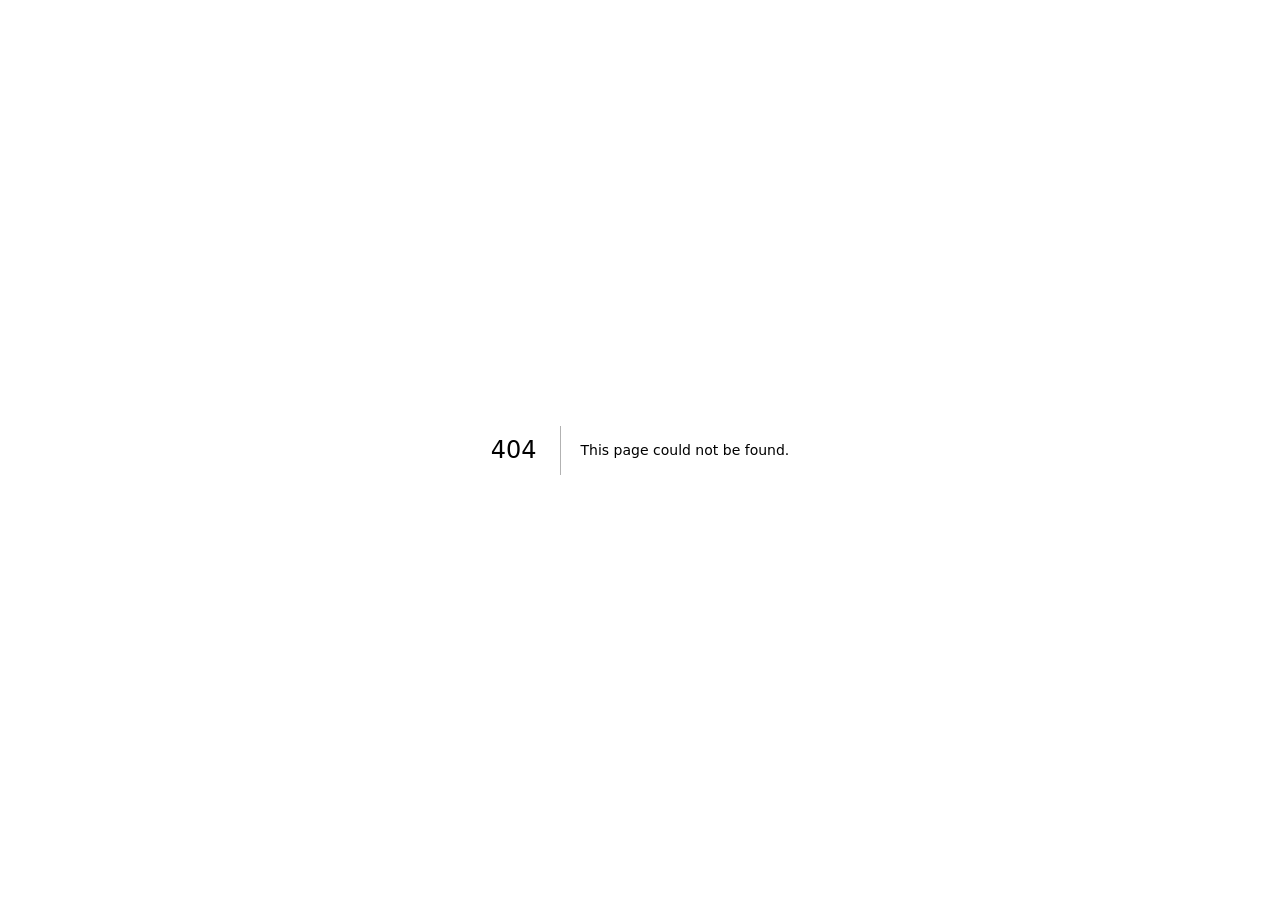
<file: 404/index.html>
<!DOCTYPE html><html lang="en"><head><meta charSet="utf-8"/><meta name="viewport" content="width=device-width, initial-scale=1"/><link rel="preload" href="/_next/static/media/0e9d289c6eb42bf7-s.p.woff2" as="font" crossorigin="" type="font/woff2"/><link rel="preload" href="/_next/static/media/78d0dd042ac6d54d-s.p.woff2" as="font" crossorigin="" type="font/woff2"/><link rel="preload" href="/_next/static/media/7b0b24f36b1a6d0b-s.p.woff2" as="font" crossorigin="" type="font/woff2"/><link rel="preload" href="/_next/static/media/eaead17c7dbfcd5d-s.p.woff2" as="font" crossorigin="" type="font/woff2"/><link rel="stylesheet" href="/_next/static/css/4c17582fb0f82fa5.css" data-precedence="next"/><link rel="stylesheet" href="/_next/static/css/006e244c966bb7e6.css" data-precedence="next"/><link rel="preload" as="script" fetchPriority="low" href="/_next/static/chunks/webpack-ce3945ece917e277.js"/><script src="/_next/static/chunks/4bd1b696-c7408084347438ae.js" async=""></script><script src="/_next/static/chunks/794-f6a16fdde17f7dcf.js" async=""></script><script src="/_next/static/chunks/main-app-88a7671149afae52.js" async=""></script><meta name="robots" content="noindex"/><meta name="theme-color" content="#0a0720"/><title>Hamza — A Night Written in Stars</title><meta name="description" content="A cinematic birthday journey under the night sky, made with love for Hamza&#x27;s last birthday with us. Take your time — every star here is yours."/><meta property="og:title" content="Happy Birthday, Hamza 🌙"/><meta property="og:description" content="A night written in stars — your journey awaits."/><meta property="og:type" content="website"/><meta name="twitter:card" content="summary"/><meta name="twitter:title" content="Happy Birthday, Hamza 🌙"/><meta name="twitter:description" content="A night written in stars — your journey awaits."/><link rel="icon" href="data:image/svg+xml,&lt;svg xmlns=&#x27;http://www.w3.org/2000/svg&#x27; viewBox=&#x27;0 0 100 100&#x27;&gt;&lt;text y=&#x27;.9em&#x27; font-size=&#x27;90&#x27;&gt;🌙&lt;/text&gt;&lt;/svg&gt;"/><meta name="next-size-adjust" content=""/><title>404: This page could not be found.</title><script src="/_next/static/chunks/polyfills-42372ed130431b0a.js" noModule=""></script></head><body class="__variable_adfe6d __variable_2e7e33 __variable_89e2ab antialiased"><div hidden=""><!--$--><!--/$--></div><div style="font-family:system-ui,&quot;Segoe UI&quot;,Roboto,Helvetica,Arial,sans-serif,&quot;Apple Color Emoji&quot;,&quot;Segoe UI Emoji&quot;;height:100vh;text-align:center;display:flex;flex-direction:column;align-items:center;justify-content:center"><div><style>body{color:#000;background:#fff;margin:0}.next-error-h1{border-right:1px solid rgba(0,0,0,.3)}@media (prefers-color-scheme:dark){body{color:#fff;background:#000}.next-error-h1{border-right:1px solid rgba(255,255,255,.3)}}</style><h1 class="next-error-h1" style="display:inline-block;margin:0 20px 0 0;padding:0 23px 0 0;font-size:24px;font-weight:500;vertical-align:top;line-height:49px">404</h1><div style="display:inline-block"><h2 style="font-size:14px;font-weight:400;line-height:49px;margin:0">This page could not be found.</h2></div></div></div><!--$--><!--/$--><script src="/_next/static/chunks/webpack-ce3945ece917e277.js" id="_R_" async=""></script><script>(self.__next_f=self.__next_f||[]).push([0])</script><script>self.__next_f.push([1,"1:\"$Sreact.fragment\"\n2:I[7121,[],\"\"]\n3:I[4581,[],\"\"]\n7:I[484,[],\"OutletBoundary\"]\n8:\"$Sreact.suspense\"\na:\"ViewportBoundary\"\nb:I[484,[],\"$a\"]\nd:\"MetadataBoundary\"\ne:I[484,[],\"$d\"]\n10:I[7123,[],\"default\",1]\n:HL[\"/_next/static/media/0e9d289c6eb42bf7-s.p.woff2\",\"font\",{\"crossOrigin\":\"\",\"type\":\"font/woff2\"}]\n:HL[\"/_next/static/media/78d0dd042ac6d54d-s.p.woff2\",\"font\",{\"crossOrigin\":\"\",\"type\":\"font/woff2\"}]\n:HL[\"/_next/static/media/7b0b24f36b1a6d0b-s.p.woff2\",\"font\",{\"crossOrigin\":\"\",\"type\":\"font/woff2\"}]\n:HL[\"/_next/static/media/eaead17c7dbfcd5d-s.p.woff2\",\"font\",{\"crossOrigin\":\"\",\"type\":\"font/woff2\"}]\n:HL[\"/_next/static/css/4c17582fb0f82fa5.css\",\"style\"]\n:HL[\"/_next/static/css/006e244c966bb7e6.css\",\"style\"]\n5:X\n6:[[\"children\",{\"s\":\"__PAGE__\",\"h\":512,\"d\":{\"r\":[\"$\",\"$1\",\"c\",{\"children\":[[[\"$\",\"title\",null,{\"children\":\"404: This page could not be found.\"}],[\"$\",\"div\",null,{\"style\":{\"fontFamily\":\"system-ui,\\\"Segoe UI\\\",Roboto,Helvetica,Arial,sans-serif,\\\"Apple Color Emoji\\\",\\\"Segoe UI Emoji\\\"\",\"height\":\"100vh\",\"textAlign\":\"center\",\"display\":\"flex\",\"flexDirection\":\"column\",\"alignItems\":\"center\",\"justifyContent\":\"center\"},\"children\":[\"$\",\"div\",null,{\"children\":[[\"$\",\"style\",null,{\"dangerouslySetInnerHTML\":{\"__html\":\"body{color:#000;background:#fff;margin:0}.next-error-h1{border-right:1px solid rgba(0,0,0,.3)}@media (prefers-color-scheme:dark){body{color:#fff;background:#000}.next-error-h1{border-right:1px solid rgba(255,255,255,.3)}}\"}}],[\"$\",\"h1\",null,{\"className\":\"next-error-h1\",\"style\":{\"display\":\"inline-block\",\"margin\":\"0 20px 0 0\",\"padding\":\"0 23px 0 0\",\"fontSize\":24,\"fontWeight\":500,\"verticalAlign\":\"top\",\"lineHeight\":\"49px\"},\"children\":404}],[\"$\",\"div\",null,{\"style\":{\"display\":\"inline-block\"},\"children\":[\"$\",\"h2\",null,{\"style\":{\"fontSize\":14,\"fontWeight\":400,\"lineHeight\":\"49px\",\"margin\":0},\"children\":\"This page could not be found.\"}]}]]}]}]],null,[\"$\",\"$L7\",null,{\"children\":[\"$\",\"$8\",null,{\"name\":\"Next.MetadataOutlet\",\"children\":\"$@9\"}]}]]}],\"p\":false,\"v\":null}}]]\n4:[[\"children\",{\"s\":\"_not-found\",\"h\":512,\"d\":{\"r\":[\"$\",\"$1\",\"c\",{\"children\":[null,[\"$\",\"$L2\",null,{\"parallelRouterKey\":\"children\",\"error\":\"$undefined\",\"errorStyles\":\"$undefined\",\"errorScripts\":\"$undefined\",\"template\":[\"$\",\"$L3\",null,{}],\"templateStyles\":\"$undefined\",\"templateScripts\":\"$undefined\",\"notFound\":\"$undefined\",\"forbidden\":\"$undefined\",\"unauthorized\":\"$undefined\"}]]}],\"p\":false,\"v\":\"$5\"},\"c\":\"$Q6\"}]]\n0:{\"P\":null,\"c\":[\"\",\"_not-found\",\"\"],\"q\":\"\",\"i\":false,\"t\":{\"t\":{\"s\":\"\",\"h\":528,\"d\":{\"r\":[\"$\",\"$1\",\"c\",{\"children\":[[[\"$\",\"link\",\"0\",{\"rel\":\"stylesheet\",\"href\":\"/_next/static/css/4c17582fb0f82fa5.css\",\"precedence\":\"next\",\"crossOrigin\":\"$undefined\",\"nonce\":\"$undefined\"}],[\"$\",\"link\",\"1\",{\"rel\":\"stylesheet\",\"href\":\"/_next/static/css/006e244c966bb7e6.css\",\"precedence\":\"next\",\"crossOrigin\":\"$undefined\",\"nonce\":\"$undefined\"}]],[\"$\",\"html\",null,{\"lang\":\"en\",\"suppressHydrationWarning\":true,\"children\":[\"$\",\"body\",null,{\"className\":\"__variable_adfe6d __variable_2e7e33 __variable_89e2ab antialiased\",\"children\":[\"$\",\"$L2\",null,{\"parallelRouterKey\":\"children\",\"error\":\"$undefined\",\"errorStyles\":\"$undefined\",\"errorScripts\":\"$undefined\",\"template\":[\"$\",\"$L3\",null,{}],\"templateStyles\":\"$undefined\",\"templateScripts\":\"$undefined\",\"notFound\":\"$undefined\",\"forbidden\":\"$undefined\",\"unauthorized\":\"$undefined\"}]}]}]]}],\"p\":false,\"v\":null},\"c\":\"$Q4\"},\"h\":{\"r\":[\"$\",\"$1\",\"h\",{\"children\":[[\"$\",\"meta\",null,{\"name\":\"robots\",\"content\":\"noindex\"}],[\"$\",\"$Lb\",null,{\"children\":\"$Lc\"}],[\"$\",\"$Le\",null,{\"children\":[[\"$\",\"div\",null,{\"hidden\":true,\"children\":[\"$\",\"$8\",null,{\"name\":\"Next.Metadata\",\"children\":\"$Lf\"}]}],null]}],[\"$\",\"meta\",null,{\"name\":\"next-size-adjust\",\"content\":\"\"}]]}],\"p\":false,\"v\":null}},\"m\":\"$undefined\",\"G\":[\"$10\",[]],\"S\":true,\"r\":\"$undefined\",\"s\":\"$undefined\",\"a\":\"$undefined\",\"l\":\"$undefined\",\"p\":\"$undefined\",\"d\":\"$undefined\",\"b\":\"sRId_9eBOo6Q_MJd8H4kT\"}\n5:C\nc:[[\"$\",\"meta\",\"0\",{\"charSet\":\"utf-8\"}],[\"$\",\"meta\",\"1\",{\"name\":\"viewport\",\"content\":\"width=device-width, initial-scale=1\"}],[\"$\",\"meta\",\"2\",{\"name\":\"theme-color\",\"content\":\"#0a0720\"}]]\n11:I[6869,[],\"IconMark\"]\n9:null\nf:[[\"$\",\"title\",\"0\",{\"children\":\"Hamza — A Night Written in Stars\"}],[\"$\",\"meta\",\"1\",{\"name\":\"description\",\"content\":\"A cinematic birthday journey under the night sky, made with love for Hamza's last birthday with us. Take your time — every star here is yours.\"}],[\"$\",\"meta\",\"2\",{\"property\":\"og:title\",\"content\":\"Happy Birthday, Hamza 🌙\"}],[\"$\",\"meta\",\"3\",{\"property\":\"og:description\",\"content\":\"A night written in stars — your journey awaits.\"}],[\"$\",\"meta\",\"4\",{\"property\":\"og:type\",\"content\":\"website\"}],[\"$\",\"meta\",\"5\",{\"name\":\"twitter:card\",\"content\":\"summary\"}],[\"$\",\"meta\",\"6\",{\"name\":\"twitter:title\",\"content\":\"Happy Birthday, Hamza 🌙\"}],[\"$\",\"meta\",\"7\",{\"name\":\"twitter:description\",\"content\":\"A night written in stars — your journey awaits.\"}],[\"$\",\"link\",\"8\",{\"rel\":\"icon\",\"href\":\"data:image/svg+xml,\u003csvg xmlns='http://www.w3.org/2000/svg' viewBox='0 0 100 100'\u003e\u003ctext y='.9em' font-size='90'\u003e🌙\u003c/text\u003e\u003c/svg\u003e\"}],[\"$\",\"$L11\",\"9\",{}]]\n"])</script></body></html>
</file>
<file: _next/static/css/4c17582fb0f82fa5.css>
@font-face{font-family:Playfair Display;font-style:italic;font-weight:400;font-display:swap;src:url(/_next/static/media/19150647d2c2f572-s.woff2) format("woff2");unicode-range:u+301,u+400-45f,u+490-491,u+4b0-4b1,u+2116}@font-face{font-family:Playfair Display;font-style:italic;font-weight:400;font-display:swap;src:url(/_next/static/media/000030d1699f2fb3-s.woff2) format("woff2");unicode-range:u+102-103,u+110-111,u+128-129,u+168-169,u+1a0-1a1,u+1af-1b0,u+300-301,u+303-304,u+308-309,u+323,u+329,u+1ea0-1ef9,u+20ab}@font-face{font-family:Playfair Display;font-style:italic;font-weight:400;font-display:swap;src:url(/_next/static/media/1926da171a0ba1a5-s.woff2) format("woff2");unicode-range:u+100-2ba,u+2bd-2c5,u+2c7-2cc,u+2ce-2d7,u+2dd-2ff,u+304,u+308,u+329,u+1d00-1dbf,u+1e00-1e9f,u+1ef2-1eff,u+2020,u+20a0-20ab,u+20ad-20c4,u+2113,u+2c60-2c7f,u+a720-a7ff}@font-face{font-family:Playfair Display;font-style:italic;font-weight:400;font-display:swap;src:url(/_next/static/media/78d0dd042ac6d54d-s.p.woff2) format("woff2");unicode-range:u+??,u+131,u+152-153,u+2bb-2bc,u+2c6,u+2da,u+2dc,u+304,u+308,u+329,u+2000-206f,u+20ac,u+2122,u+2191,u+2193,u+2212,u+2215,u+feff,u+fffd}@font-face{font-family:Playfair Display;font-style:italic;font-weight:500;font-display:swap;src:url(/_next/static/media/19150647d2c2f572-s.woff2) format("woff2");unicode-range:u+301,u+400-45f,u+490-491,u+4b0-4b1,u+2116}@font-face{font-family:Playfair Display;font-style:italic;font-weight:500;font-display:swap;src:url(/_next/static/media/000030d1699f2fb3-s.woff2) format("woff2");unicode-range:u+102-103,u+110-111,u+128-129,u+168-169,u+1a0-1a1,u+1af-1b0,u+300-301,u+303-304,u+308-309,u+323,u+329,u+1ea0-1ef9,u+20ab}@font-face{font-family:Playfair Display;font-style:italic;font-weight:500;font-display:swap;src:url(/_next/static/media/1926da171a0ba1a5-s.woff2) format("woff2");unicode-range:u+100-2ba,u+2bd-2c5,u+2c7-2cc,u+2ce-2d7,u+2dd-2ff,u+304,u+308,u+329,u+1d00-1dbf,u+1e00-1e9f,u+1ef2-1eff,u+2020,u+20a0-20ab,u+20ad-20c4,u+2113,u+2c60-2c7f,u+a720-a7ff}@font-face{font-family:Playfair Display;font-style:italic;font-weight:500;font-display:swap;src:url(/_next/static/media/78d0dd042ac6d54d-s.p.woff2) format("woff2");unicode-range:u+??,u+131,u+152-153,u+2bb-2bc,u+2c6,u+2da,u+2dc,u+304,u+308,u+329,u+2000-206f,u+20ac,u+2122,u+2191,u+2193,u+2212,u+2215,u+feff,u+fffd}@font-face{font-family:Playfair Display;font-style:italic;font-weight:600;font-display:swap;src:url(/_next/static/media/19150647d2c2f572-s.woff2) format("woff2");unicode-range:u+301,u+400-45f,u+490-491,u+4b0-4b1,u+2116}@font-face{font-family:Playfair Display;font-style:italic;font-weight:600;font-display:swap;src:url(/_next/static/media/000030d1699f2fb3-s.woff2) format("woff2");unicode-range:u+102-103,u+110-111,u+128-129,u+168-169,u+1a0-1a1,u+1af-1b0,u+300-301,u+303-304,u+308-309,u+323,u+329,u+1ea0-1ef9,u+20ab}@font-face{font-family:Playfair Display;font-style:italic;font-weight:600;font-display:swap;src:url(/_next/static/media/1926da171a0ba1a5-s.woff2) format("woff2");unicode-range:u+100-2ba,u+2bd-2c5,u+2c7-2cc,u+2ce-2d7,u+2dd-2ff,u+304,u+308,u+329,u+1d00-1dbf,u+1e00-1e9f,u+1ef2-1eff,u+2020,u+20a0-20ab,u+20ad-20c4,u+2113,u+2c60-2c7f,u+a720-a7ff}@font-face{font-family:Playfair Display;font-style:italic;font-weight:600;font-display:swap;src:url(/_next/static/media/78d0dd042ac6d54d-s.p.woff2) format("woff2");unicode-range:u+??,u+131,u+152-153,u+2bb-2bc,u+2c6,u+2da,u+2dc,u+304,u+308,u+329,u+2000-206f,u+20ac,u+2122,u+2191,u+2193,u+2212,u+2215,u+feff,u+fffd}@font-face{font-family:Playfair Display;font-style:italic;font-weight:700;font-display:swap;src:url(/_next/static/media/19150647d2c2f572-s.woff2) format("woff2");unicode-range:u+301,u+400-45f,u+490-491,u+4b0-4b1,u+2116}@font-face{font-family:Playfair Display;font-style:italic;font-weight:700;font-display:swap;src:url(/_next/static/media/000030d1699f2fb3-s.woff2) format("woff2");unicode-range:u+102-103,u+110-111,u+128-129,u+168-169,u+1a0-1a1,u+1af-1b0,u+300-301,u+303-304,u+308-309,u+323,u+329,u+1ea0-1ef9,u+20ab}@font-face{font-family:Playfair Display;font-style:italic;font-weight:700;font-display:swap;src:url(/_next/static/media/1926da171a0ba1a5-s.woff2) format("woff2");unicode-range:u+100-2ba,u+2bd-2c5,u+2c7-2cc,u+2ce-2d7,u+2dd-2ff,u+304,u+308,u+329,u+1d00-1dbf,u+1e00-1e9f,u+1ef2-1eff,u+2020,u+20a0-20ab,u+20ad-20c4,u+2113,u+2c60-2c7f,u+a720-a7ff}@font-face{font-family:Playfair Display;font-style:italic;font-weight:700;font-display:swap;src:url(/_next/static/media/78d0dd042ac6d54d-s.p.woff2) format("woff2");unicode-range:u+??,u+131,u+152-153,u+2bb-2bc,u+2c6,u+2da,u+2dc,u+304,u+308,u+329,u+2000-206f,u+20ac,u+2122,u+2191,u+2193,u+2212,u+2215,u+feff,u+fffd}@font-face{font-family:Playfair Display;font-style:italic;font-weight:800;font-display:swap;src:url(/_next/static/media/19150647d2c2f572-s.woff2) format("woff2");unicode-range:u+301,u+400-45f,u+490-491,u+4b0-4b1,u+2116}@font-face{font-family:Playfair Display;font-style:italic;font-weight:800;font-display:swap;src:url(/_next/static/media/000030d1699f2fb3-s.woff2) format("woff2");unicode-range:u+102-103,u+110-111,u+128-129,u+168-169,u+1a0-1a1,u+1af-1b0,u+300-301,u+303-304,u+308-309,u+323,u+329,u+1ea0-1ef9,u+20ab}@font-face{font-family:Playfair Display;font-style:italic;font-weight:800;font-display:swap;src:url(/_next/static/media/1926da171a0ba1a5-s.woff2) format("woff2");unicode-range:u+100-2ba,u+2bd-2c5,u+2c7-2cc,u+2ce-2d7,u+2dd-2ff,u+304,u+308,u+329,u+1d00-1dbf,u+1e00-1e9f,u+1ef2-1eff,u+2020,u+20a0-20ab,u+20ad-20c4,u+2113,u+2c60-2c7f,u+a720-a7ff}@font-face{font-family:Playfair Display;font-style:italic;font-weight:800;font-display:swap;src:url(/_next/static/media/78d0dd042ac6d54d-s.p.woff2) format("woff2");unicode-range:u+??,u+131,u+152-153,u+2bb-2bc,u+2c6,u+2da,u+2dc,u+304,u+308,u+329,u+2000-206f,u+20ac,u+2122,u+2191,u+2193,u+2212,u+2215,u+feff,u+fffd}@font-face{font-family:Playfair Display;font-style:italic;font-weight:900;font-display:swap;src:url(/_next/static/media/19150647d2c2f572-s.woff2) format("woff2");unicode-range:u+301,u+400-45f,u+490-491,u+4b0-4b1,u+2116}@font-face{font-family:Playfair Display;font-style:italic;font-weight:900;font-display:swap;src:url(/_next/static/media/000030d1699f2fb3-s.woff2) format("woff2");unicode-range:u+102-103,u+110-111,u+128-129,u+168-169,u+1a0-1a1,u+1af-1b0,u+300-301,u+303-304,u+308-309,u+323,u+329,u+1ea0-1ef9,u+20ab}@font-face{font-family:Playfair Display;font-style:italic;font-weight:900;font-display:swap;src:url(/_next/static/media/1926da171a0ba1a5-s.woff2) format("woff2");unicode-range:u+100-2ba,u+2bd-2c5,u+2c7-2cc,u+2ce-2d7,u+2dd-2ff,u+304,u+308,u+329,u+1d00-1dbf,u+1e00-1e9f,u+1ef2-1eff,u+2020,u+20a0-20ab,u+20ad-20c4,u+2113,u+2c60-2c7f,u+a720-a7ff}@font-face{font-family:Playfair Display;font-style:italic;font-weight:900;font-display:swap;src:url(/_next/static/media/78d0dd042ac6d54d-s.p.woff2) format("woff2");unicode-range:u+??,u+131,u+152-153,u+2bb-2bc,u+2c6,u+2da,u+2dc,u+304,u+308,u+329,u+2000-206f,u+20ac,u+2122,u+2191,u+2193,u+2212,u+2215,u+feff,u+fffd}@font-face{font-family:Playfair Display;font-style:normal;font-weight:400;font-display:swap;src:url(/_next/static/media/47f136985ef5b5cb-s.woff2) format("woff2");unicode-range:u+301,u+400-45f,u+490-491,u+4b0-4b1,u+2116}@font-face{font-family:Playfair Display;font-style:normal;font-weight:400;font-display:swap;src:url(/_next/static/media/4ead58c4dcc3f285-s.woff2) format("woff2");unicode-range:u+102-103,u+110-111,u+128-129,u+168-169,u+1a0-1a1,u+1af-1b0,u+300-301,u+303-304,u+308-309,u+323,u+329,u+1ea0-1ef9,u+20ab}@font-face{font-family:Playfair Display;font-style:normal;font-weight:400;font-display:swap;src:url(/_next/static/media/28a2004cf8372660-s.woff2) format("woff2");unicode-range:u+100-2ba,u+2bd-2c5,u+2c7-2cc,u+2ce-2d7,u+2dd-2ff,u+304,u+308,u+329,u+1d00-1dbf,u+1e00-1e9f,u+1ef2-1eff,u+2020,u+20a0-20ab,u+20ad-20c4,u+2113,u+2c60-2c7f,u+a720-a7ff}@font-face{font-family:Playfair Display;font-style:normal;font-weight:400;font-display:swap;src:url(/_next/static/media/eaead17c7dbfcd5d-s.p.woff2) format("woff2");unicode-range:u+??,u+131,u+152-153,u+2bb-2bc,u+2c6,u+2da,u+2dc,u+304,u+308,u+329,u+2000-206f,u+20ac,u+2122,u+2191,u+2193,u+2212,u+2215,u+feff,u+fffd}@font-face{font-family:Playfair Display;font-style:normal;font-weight:500;font-display:swap;src:url(/_next/static/media/47f136985ef5b5cb-s.woff2) format("woff2");unicode-range:u+301,u+400-45f,u+490-491,u+4b0-4b1,u+2116}@font-face{font-family:Playfair Display;font-style:normal;font-weight:500;font-display:swap;src:url(/_next/static/media/4ead58c4dcc3f285-s.woff2) format("woff2");unicode-range:u+102-103,u+110-111,u+128-129,u+168-169,u+1a0-1a1,u+1af-1b0,u+300-301,u+303-304,u+308-309,u+323,u+329,u+1ea0-1ef9,u+20ab}@font-face{font-family:Playfair Display;font-style:normal;font-weight:500;font-display:swap;src:url(/_next/static/media/28a2004cf8372660-s.woff2) format("woff2");unicode-range:u+100-2ba,u+2bd-2c5,u+2c7-2cc,u+2ce-2d7,u+2dd-2ff,u+304,u+308,u+329,u+1d00-1dbf,u+1e00-1e9f,u+1ef2-1eff,u+2020,u+20a0-20ab,u+20ad-20c4,u+2113,u+2c60-2c7f,u+a720-a7ff}@font-face{font-family:Playfair Display;font-style:normal;font-weight:500;font-display:swap;src:url(/_next/static/media/eaead17c7dbfcd5d-s.p.woff2) format("woff2");unicode-range:u+??,u+131,u+152-153,u+2bb-2bc,u+2c6,u+2da,u+2dc,u+304,u+308,u+329,u+2000-206f,u+20ac,u+2122,u+2191,u+2193,u+2212,u+2215,u+feff,u+fffd}@font-face{font-family:Playfair Display;font-style:normal;font-weight:600;font-display:swap;src:url(/_next/static/media/47f136985ef5b5cb-s.woff2) format("woff2");unicode-range:u+301,u+400-45f,u+490-491,u+4b0-4b1,u+2116}@font-face{font-family:Playfair Display;font-style:normal;font-weight:600;font-display:swap;src:url(/_next/static/media/4ead58c4dcc3f285-s.woff2) format("woff2");unicode-range:u+102-103,u+110-111,u+128-129,u+168-169,u+1a0-1a1,u+1af-1b0,u+300-301,u+303-304,u+308-309,u+323,u+329,u+1ea0-1ef9,u+20ab}@font-face{font-family:Playfair Display;font-style:normal;font-weight:600;font-display:swap;src:url(/_next/static/media/28a2004cf8372660-s.woff2) format("woff2");unicode-range:u+100-2ba,u+2bd-2c5,u+2c7-2cc,u+2ce-2d7,u+2dd-2ff,u+304,u+308,u+329,u+1d00-1dbf,u+1e00-1e9f,u+1ef2-1eff,u+2020,u+20a0-20ab,u+20ad-20c4,u+2113,u+2c60-2c7f,u+a720-a7ff}@font-face{font-family:Playfair Display;font-style:normal;font-weight:600;font-display:swap;src:url(/_next/static/media/eaead17c7dbfcd5d-s.p.woff2) format("woff2");unicode-range:u+??,u+131,u+152-153,u+2bb-2bc,u+2c6,u+2da,u+2dc,u+304,u+308,u+329,u+2000-206f,u+20ac,u+2122,u+2191,u+2193,u+2212,u+2215,u+feff,u+fffd}@font-face{font-family:Playfair Display;font-style:normal;font-weight:700;font-display:swap;src:url(/_next/static/media/47f136985ef5b5cb-s.woff2) format("woff2");unicode-range:u+301,u+400-45f,u+490-491,u+4b0-4b1,u+2116}@font-face{font-family:Playfair Display;font-style:normal;font-weight:700;font-display:swap;src:url(/_next/static/media/4ead58c4dcc3f285-s.woff2) format("woff2");unicode-range:u+102-103,u+110-111,u+128-129,u+168-169,u+1a0-1a1,u+1af-1b0,u+300-301,u+303-304,u+308-309,u+323,u+329,u+1ea0-1ef9,u+20ab}@font-face{font-family:Playfair Display;font-style:normal;font-weight:700;font-display:swap;src:url(/_next/static/media/28a2004cf8372660-s.woff2) format("woff2");unicode-range:u+100-2ba,u+2bd-2c5,u+2c7-2cc,u+2ce-2d7,u+2dd-2ff,u+304,u+308,u+329,u+1d00-1dbf,u+1e00-1e9f,u+1ef2-1eff,u+2020,u+20a0-20ab,u+20ad-20c4,u+2113,u+2c60-2c7f,u+a720-a7ff}@font-face{font-family:Playfair Display;font-style:normal;font-weight:700;font-display:swap;src:url(/_next/static/media/eaead17c7dbfcd5d-s.p.woff2) format("woff2");unicode-range:u+??,u+131,u+152-153,u+2bb-2bc,u+2c6,u+2da,u+2dc,u+304,u+308,u+329,u+2000-206f,u+20ac,u+2122,u+2191,u+2193,u+2212,u+2215,u+feff,u+fffd}@font-face{font-family:Playfair Display;font-style:normal;font-weight:800;font-display:swap;src:url(/_next/static/media/47f136985ef5b5cb-s.woff2) format("woff2");unicode-range:u+301,u+400-45f,u+490-491,u+4b0-4b1,u+2116}@font-face{font-family:Playfair Display;font-style:normal;font-weight:800;font-display:swap;src:url(/_next/static/media/4ead58c4dcc3f285-s.woff2) format("woff2");unicode-range:u+102-103,u+110-111,u+128-129,u+168-169,u+1a0-1a1,u+1af-1b0,u+300-301,u+303-304,u+308-309,u+323,u+329,u+1ea0-1ef9,u+20ab}@font-face{font-family:Playfair Display;font-style:normal;font-weight:800;font-display:swap;src:url(/_next/static/media/28a2004cf8372660-s.woff2) format("woff2");unicode-range:u+100-2ba,u+2bd-2c5,u+2c7-2cc,u+2ce-2d7,u+2dd-2ff,u+304,u+308,u+329,u+1d00-1dbf,u+1e00-1e9f,u+1ef2-1eff,u+2020,u+20a0-20ab,u+20ad-20c4,u+2113,u+2c60-2c7f,u+a720-a7ff}@font-face{font-family:Playfair Display;font-style:normal;font-weight:800;font-display:swap;src:url(/_next/static/media/eaead17c7dbfcd5d-s.p.woff2) format("woff2");unicode-range:u+??,u+131,u+152-153,u+2bb-2bc,u+2c6,u+2da,u+2dc,u+304,u+308,u+329,u+2000-206f,u+20ac,u+2122,u+2191,u+2193,u+2212,u+2215,u+feff,u+fffd}@font-face{font-family:Playfair Display;font-style:normal;font-weight:900;font-display:swap;src:url(/_next/static/media/47f136985ef5b5cb-s.woff2) format("woff2");unicode-range:u+301,u+400-45f,u+490-491,u+4b0-4b1,u+2116}@font-face{font-family:Playfair Display;font-style:normal;font-weight:900;font-display:swap;src:url(/_next/static/media/4ead58c4dcc3f285-s.woff2) format("woff2");unicode-range:u+102-103,u+110-111,u+128-129,u+168-169,u+1a0-1a1,u+1af-1b0,u+300-301,u+303-304,u+308-309,u+323,u+329,u+1ea0-1ef9,u+20ab}@font-face{font-family:Playfair Display;font-style:normal;font-weight:900;font-display:swap;src:url(/_next/static/media/28a2004cf8372660-s.woff2) format("woff2");unicode-range:u+100-2ba,u+2bd-2c5,u+2c7-2cc,u+2ce-2d7,u+2dd-2ff,u+304,u+308,u+329,u+1d00-1dbf,u+1e00-1e9f,u+1ef2-1eff,u+2020,u+20a0-20ab,u+20ad-20c4,u+2113,u+2c60-2c7f,u+a720-a7ff}@font-face{font-family:Playfair Display;font-style:normal;font-weight:900;font-display:swap;src:url(/_next/static/media/eaead17c7dbfcd5d-s.p.woff2) format("woff2");unicode-range:u+??,u+131,u+152-153,u+2bb-2bc,u+2c6,u+2da,u+2dc,u+304,u+308,u+329,u+2000-206f,u+20ac,u+2122,u+2191,u+2193,u+2212,u+2215,u+feff,u+fffd}@font-face{font-family:Playfair Display Fallback;src:local("Times New Roman");ascent-override:97.25%;descent-override:22.56%;line-gap-override:0.00%;size-adjust:111.26%}.__className_adfe6d{font-family:Playfair Display,Playfair Display Fallback}.__variable_adfe6d{--font-display:"Playfair Display","Playfair Display Fallback"}@font-face{font-family:Dancing Script;font-style:normal;font-weight:400;font-display:swap;src:url(/_next/static/media/325259dae461ae2a-s.woff2) format("woff2");unicode-range:u+102-103,u+110-111,u+128-129,u+168-169,u+1a0-1a1,u+1af-1b0,u+300-301,u+303-304,u+308-309,u+323,u+329,u+1ea0-1ef9,u+20ab}@font-face{font-family:Dancing Script;font-style:normal;font-weight:400;font-display:swap;src:url(/_next/static/media/d8f3713f2c4f699b-s.woff2) format("woff2");unicode-range:u+100-2ba,u+2bd-2c5,u+2c7-2cc,u+2ce-2d7,u+2dd-2ff,u+304,u+308,u+329,u+1d00-1dbf,u+1e00-1e9f,u+1ef2-1eff,u+2020,u+20a0-20ab,u+20ad-20c4,u+2113,u+2c60-2c7f,u+a720-a7ff}@font-face{font-family:Dancing Script;font-style:normal;font-weight:400;font-display:swap;src:url(/_next/static/media/0e9d289c6eb42bf7-s.p.woff2) format("woff2");unicode-range:u+??,u+131,u+152-153,u+2bb-2bc,u+2c6,u+2da,u+2dc,u+304,u+308,u+329,u+2000-206f,u+20ac,u+2122,u+2191,u+2193,u+2212,u+2215,u+feff,u+fffd}@font-face{font-family:Dancing Script;font-style:normal;font-weight:500;font-display:swap;src:url(/_next/static/media/325259dae461ae2a-s.woff2) format("woff2");unicode-range:u+102-103,u+110-111,u+128-129,u+168-169,u+1a0-1a1,u+1af-1b0,u+300-301,u+303-304,u+308-309,u+323,u+329,u+1ea0-1ef9,u+20ab}@font-face{font-family:Dancing Script;font-style:normal;font-weight:500;font-display:swap;src:url(/_next/static/media/d8f3713f2c4f699b-s.woff2) format("woff2");unicode-range:u+100-2ba,u+2bd-2c5,u+2c7-2cc,u+2ce-2d7,u+2dd-2ff,u+304,u+308,u+329,u+1d00-1dbf,u+1e00-1e9f,u+1ef2-1eff,u+2020,u+20a0-20ab,u+20ad-20c4,u+2113,u+2c60-2c7f,u+a720-a7ff}@font-face{font-family:Dancing Script;font-style:normal;font-weight:500;font-display:swap;src:url(/_next/static/media/0e9d289c6eb42bf7-s.p.woff2) format("woff2");unicode-range:u+??,u+131,u+152-153,u+2bb-2bc,u+2c6,u+2da,u+2dc,u+304,u+308,u+329,u+2000-206f,u+20ac,u+2122,u+2191,u+2193,u+2212,u+2215,u+feff,u+fffd}@font-face{font-family:Dancing Script;font-style:normal;font-weight:600;font-display:swap;src:url(/_next/static/media/325259dae461ae2a-s.woff2) format("woff2");unicode-range:u+102-103,u+110-111,u+128-129,u+168-169,u+1a0-1a1,u+1af-1b0,u+300-301,u+303-304,u+308-309,u+323,u+329,u+1ea0-1ef9,u+20ab}@font-face{font-family:Dancing Script;font-style:normal;font-weight:600;font-display:swap;src:url(/_next/static/media/d8f3713f2c4f699b-s.woff2) format("woff2");unicode-range:u+100-2ba,u+2bd-2c5,u+2c7-2cc,u+2ce-2d7,u+2dd-2ff,u+304,u+308,u+329,u+1d00-1dbf,u+1e00-1e9f,u+1ef2-1eff,u+2020,u+20a0-20ab,u+20ad-20c4,u+2113,u+2c60-2c7f,u+a720-a7ff}@font-face{font-family:Dancing Script;font-style:normal;font-weight:600;font-display:swap;src:url(/_next/static/media/0e9d289c6eb42bf7-s.p.woff2) format("woff2");unicode-range:u+??,u+131,u+152-153,u+2bb-2bc,u+2c6,u+2da,u+2dc,u+304,u+308,u+329,u+2000-206f,u+20ac,u+2122,u+2191,u+2193,u+2212,u+2215,u+feff,u+fffd}@font-face{font-family:Dancing Script;font-style:normal;font-weight:700;font-display:swap;src:url(/_next/static/media/325259dae461ae2a-s.woff2) format("woff2");unicode-range:u+102-103,u+110-111,u+128-129,u+168-169,u+1a0-1a1,u+1af-1b0,u+300-301,u+303-304,u+308-309,u+323,u+329,u+1ea0-1ef9,u+20ab}@font-face{font-family:Dancing Script;font-style:normal;font-weight:700;font-display:swap;src:url(/_next/static/media/d8f3713f2c4f699b-s.woff2) format("woff2");unicode-range:u+100-2ba,u+2bd-2c5,u+2c7-2cc,u+2ce-2d7,u+2dd-2ff,u+304,u+308,u+329,u+1d00-1dbf,u+1e00-1e9f,u+1ef2-1eff,u+2020,u+20a0-20ab,u+20ad-20c4,u+2113,u+2c60-2c7f,u+a720-a7ff}@font-face{font-family:Dancing Script;font-style:normal;font-weight:700;font-display:swap;src:url(/_next/static/media/0e9d289c6eb42bf7-s.p.woff2) format("woff2");unicode-range:u+??,u+131,u+152-153,u+2bb-2bc,u+2c6,u+2da,u+2dc,u+304,u+308,u+329,u+2000-206f,u+20ac,u+2122,u+2191,u+2193,u+2212,u+2215,u+feff,u+fffd}@font-face{font-family:Dancing Script Fallback;src:local("Arial");ascent-override:112.99%;descent-override:34.39%;line-gap-override:0.00%;size-adjust:81.43%}.__className_2e7e33{font-family:Dancing Script,Dancing Script Fallback;font-style:normal}.__variable_2e7e33{--font-script:"Dancing Script","Dancing Script Fallback"}@font-face{font-family:Outfit;font-style:normal;font-weight:300;font-display:swap;src:url(/_next/static/media/98848575513c9742-s.woff2) format("woff2");unicode-range:u+100-2ba,u+2bd-2c5,u+2c7-2cc,u+2ce-2d7,u+2dd-2ff,u+304,u+308,u+329,u+1d00-1dbf,u+1e00-1e9f,u+1ef2-1eff,u+2020,u+20a0-20ab,u+20ad-20c4,u+2113,u+2c60-2c7f,u+a720-a7ff}@font-face{font-family:Outfit;font-style:normal;font-weight:300;font-display:swap;src:url(/_next/static/media/7b0b24f36b1a6d0b-s.p.woff2) format("woff2");unicode-range:u+??,u+131,u+152-153,u+2bb-2bc,u+2c6,u+2da,u+2dc,u+304,u+308,u+329,u+2000-206f,u+20ac,u+2122,u+2191,u+2193,u+2212,u+2215,u+feff,u+fffd}@font-face{font-family:Outfit;font-style:normal;font-weight:400;font-display:swap;src:url(/_next/static/media/98848575513c9742-s.woff2) format("woff2");unicode-range:u+100-2ba,u+2bd-2c5,u+2c7-2cc,u+2ce-2d7,u+2dd-2ff,u+304,u+308,u+329,u+1d00-1dbf,u+1e00-1e9f,u+1ef2-1eff,u+2020,u+20a0-20ab,u+20ad-20c4,u+2113,u+2c60-2c7f,u+a720-a7ff}@font-face{font-family:Outfit;font-style:normal;font-weight:400;font-display:swap;src:url(/_next/static/media/7b0b24f36b1a6d0b-s.p.woff2) format("woff2");unicode-range:u+??,u+131,u+152-153,u+2bb-2bc,u+2c6,u+2da,u+2dc,u+304,u+308,u+329,u+2000-206f,u+20ac,u+2122,u+2191,u+2193,u+2212,u+2215,u+feff,u+fffd}@font-face{font-family:Outfit;font-style:normal;font-weight:500;font-display:swap;src:url(/_next/static/media/98848575513c9742-s.woff2) format("woff2");unicode-range:u+100-2ba,u+2bd-2c5,u+2c7-2cc,u+2ce-2d7,u+2dd-2ff,u+304,u+308,u+329,u+1d00-1dbf,u+1e00-1e9f,u+1ef2-1eff,u+2020,u+20a0-20ab,u+20ad-20c4,u+2113,u+2c60-2c7f,u+a720-a7ff}@font-face{font-family:Outfit;font-style:normal;font-weight:500;font-display:swap;src:url(/_next/static/media/7b0b24f36b1a6d0b-s.p.woff2) format("woff2");unicode-range:u+??,u+131,u+152-153,u+2bb-2bc,u+2c6,u+2da,u+2dc,u+304,u+308,u+329,u+2000-206f,u+20ac,u+2122,u+2191,u+2193,u+2212,u+2215,u+feff,u+fffd}@font-face{font-family:Outfit;font-style:normal;font-weight:600;font-display:swap;src:url(/_next/static/media/98848575513c9742-s.woff2) format("woff2");unicode-range:u+100-2ba,u+2bd-2c5,u+2c7-2cc,u+2ce-2d7,u+2dd-2ff,u+304,u+308,u+329,u+1d00-1dbf,u+1e00-1e9f,u+1ef2-1eff,u+2020,u+20a0-20ab,u+20ad-20c4,u+2113,u+2c60-2c7f,u+a720-a7ff}@font-face{font-family:Outfit;font-style:normal;font-weight:600;font-display:swap;src:url(/_next/static/media/7b0b24f36b1a6d0b-s.p.woff2) format("woff2");unicode-range:u+??,u+131,u+152-153,u+2bb-2bc,u+2c6,u+2da,u+2dc,u+304,u+308,u+329,u+2000-206f,u+20ac,u+2122,u+2191,u+2193,u+2212,u+2215,u+feff,u+fffd}@font-face{font-family:Outfit;font-style:normal;font-weight:700;font-display:swap;src:url(/_next/static/media/98848575513c9742-s.woff2) format("woff2");unicode-range:u+100-2ba,u+2bd-2c5,u+2c7-2cc,u+2ce-2d7,u+2dd-2ff,u+304,u+308,u+329,u+1d00-1dbf,u+1e00-1e9f,u+1ef2-1eff,u+2020,u+20a0-20ab,u+20ad-20c4,u+2113,u+2c60-2c7f,u+a720-a7ff}@font-face{font-family:Outfit;font-style:normal;font-weight:700;font-display:swap;src:url(/_next/static/media/7b0b24f36b1a6d0b-s.p.woff2) format("woff2");unicode-range:u+??,u+131,u+152-153,u+2bb-2bc,u+2c6,u+2da,u+2dc,u+304,u+308,u+329,u+2000-206f,u+20ac,u+2122,u+2191,u+2193,u+2212,u+2215,u+feff,u+fffd}@font-face{font-family:Outfit Fallback;src:local("Arial");ascent-override:100.18%;descent-override:26.05%;line-gap-override:0.00%;size-adjust:99.82%}.__className_89e2ab{font-family:Outfit,Outfit Fallback;font-style:normal}.__variable_89e2ab{--font-body:"Outfit","Outfit Fallback"}
</file>
